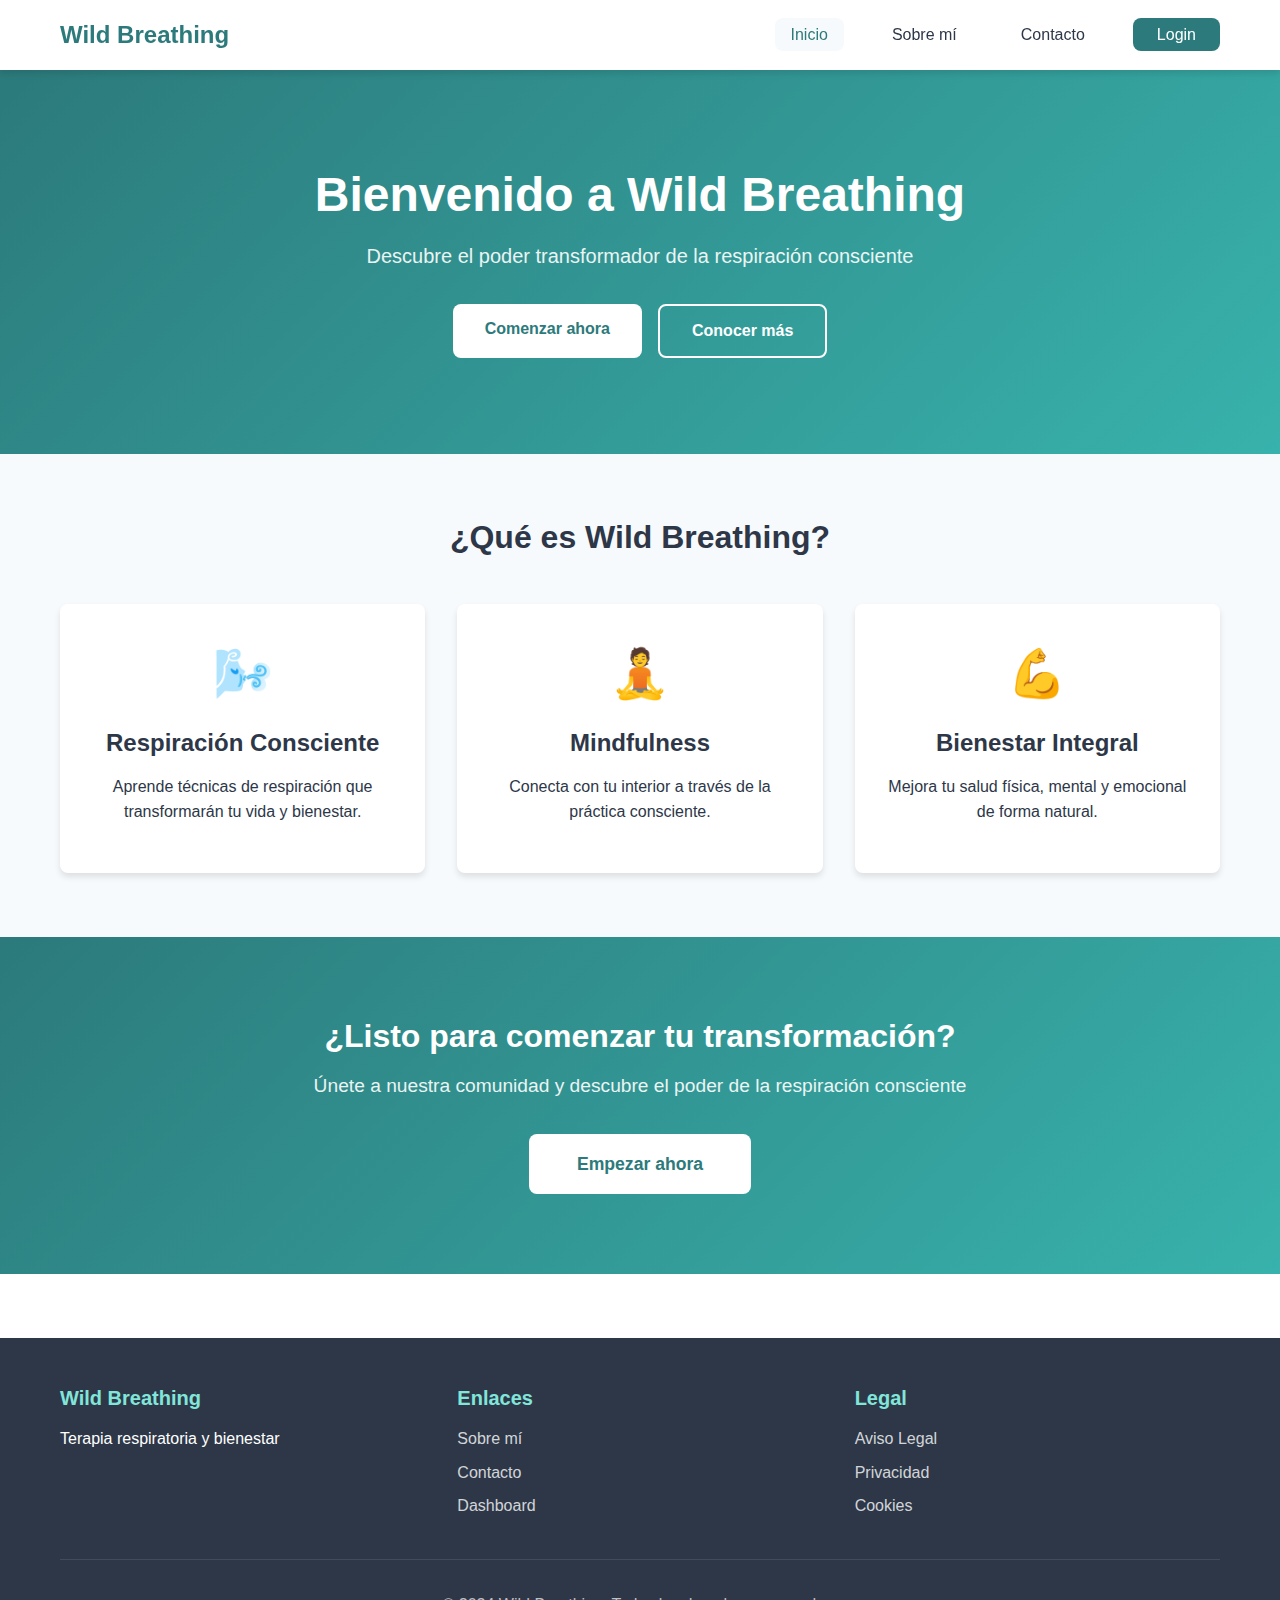
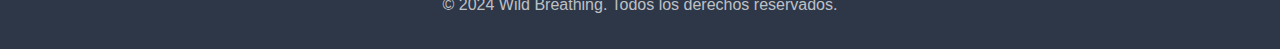
<file: index.html>
<!DOCTYPE html>
<html lang="ca">
<head>
    <meta charset="UTF-8">
    <meta name="viewport" content="width=device-width, initial-scale=1.0">
    <meta name="description" content="Wild Breathing - Terapia respiratoria y bienestar. Descubre el poder de la respiración consciente.">
    <meta name="keywords" content="respiración, terapia respiratoria, bienestar, mindfulness, salud">
    <title>Wild Breathing - Terapia Respiratoria y Bienestar</title>
    <link rel="stylesheet" href="css/styles.css">
    <link rel="icon" type="image/x-icon" href="images/favicon.ico">
</head>
<body>
    <header>
        <nav class="navbar">
            <div class="container">
                <div class="logo">
                    <a href="index.html">Wild Breathing</a>
                </div>
                <ul class="nav-menu">
                    <li><a href="index.html" class="active">Inicio</a></li>
                    <li><a href="sobre-mi.html">Sobre mí</a></li>
                    <li><a href="contacte.html">Contacto</a></li>
                    <li><a href="login.html" class="btn-login">Login</a></li>
                </ul>
                <div class="hamburger">
                    <span></span>
                    <span></span>
                    <span></span>
                </div>
            </div>
        </nav>
    </header>

    <main>
        <section class="hero">
            <div class="container">
                <h1>Bienvenido a Wild Breathing</h1>
                <p class="hero-subtitle">Descubre el poder transformador de la respiración consciente</p>
                <div class="hero-cta">
                    <a href="captacion.html" class="btn btn-primary">Comenzar ahora</a>
                    <a href="sobre-mi.html" class="btn btn-secondary">Conocer más</a>
                </div>
            </div>
        </section>

        <section class="features">
            <div class="container">
                <h2>¿Qué es Wild Breathing?</h2>
                <div class="features-grid">
                    <div class="feature-card">
                        <div class="feature-icon">🌬️</div>
                        <h3>Respiración Consciente</h3>
                        <p>Aprende técnicas de respiración que transformarán tu vida y bienestar.</p>
                    </div>
                    <div class="feature-card">
                        <div class="feature-icon">🧘</div>
                        <h3>Mindfulness</h3>
                        <p>Conecta con tu interior a través de la práctica consciente.</p>
                    </div>
                    <div class="feature-card">
                        <div class="feature-icon">💪</div>
                        <h3>Bienestar Integral</h3>
                        <p>Mejora tu salud física, mental y emocional de forma natural.</p>
                    </div>
                </div>
            </div>
        </section>

        <section class="cta-section">
            <div class="container">
                <h2>¿Listo para comenzar tu transformación?</h2>
                <p>Únete a nuestra comunidad y descubre el poder de la respiración consciente</p>
                <a href="captacion.html" class="btn btn-primary btn-large">Empezar ahora</a>
            </div>
        </section>
    </main>

    <footer>
        <div class="container">
            <div class="footer-content">
                <div class="footer-section">
                    <h4>Wild Breathing</h4>
                    <p>Terapia respiratoria y bienestar</p>
                </div>
                <div class="footer-section">
                    <h4>Enlaces</h4>
                    <ul>
                        <li><a href="sobre-mi.html">Sobre mí</a></li>
                        <li><a href="contacte.html">Contacto</a></li>
                        <li><a href="login.html">Dashboard</a></li>
                    </ul>
                </div>
                <div class="footer-section">
                    <h4>Legal</h4>
                    <ul>
                        <li><a href="avis-legal.html">Aviso Legal</a></li>
                        <li><a href="privacitat.html">Privacidad</a></li>
                        <li><a href="cookies.html">Cookies</a></li>
                    </ul>
                </div>
            </div>
            <div class="footer-bottom">
                <p>&copy; 2024 Wild Breathing. Todos los derechos reservados.</p>
            </div>
        </div>
    </footer>

    <script src="js/main.js"></script>
</body>
</html>
</file>
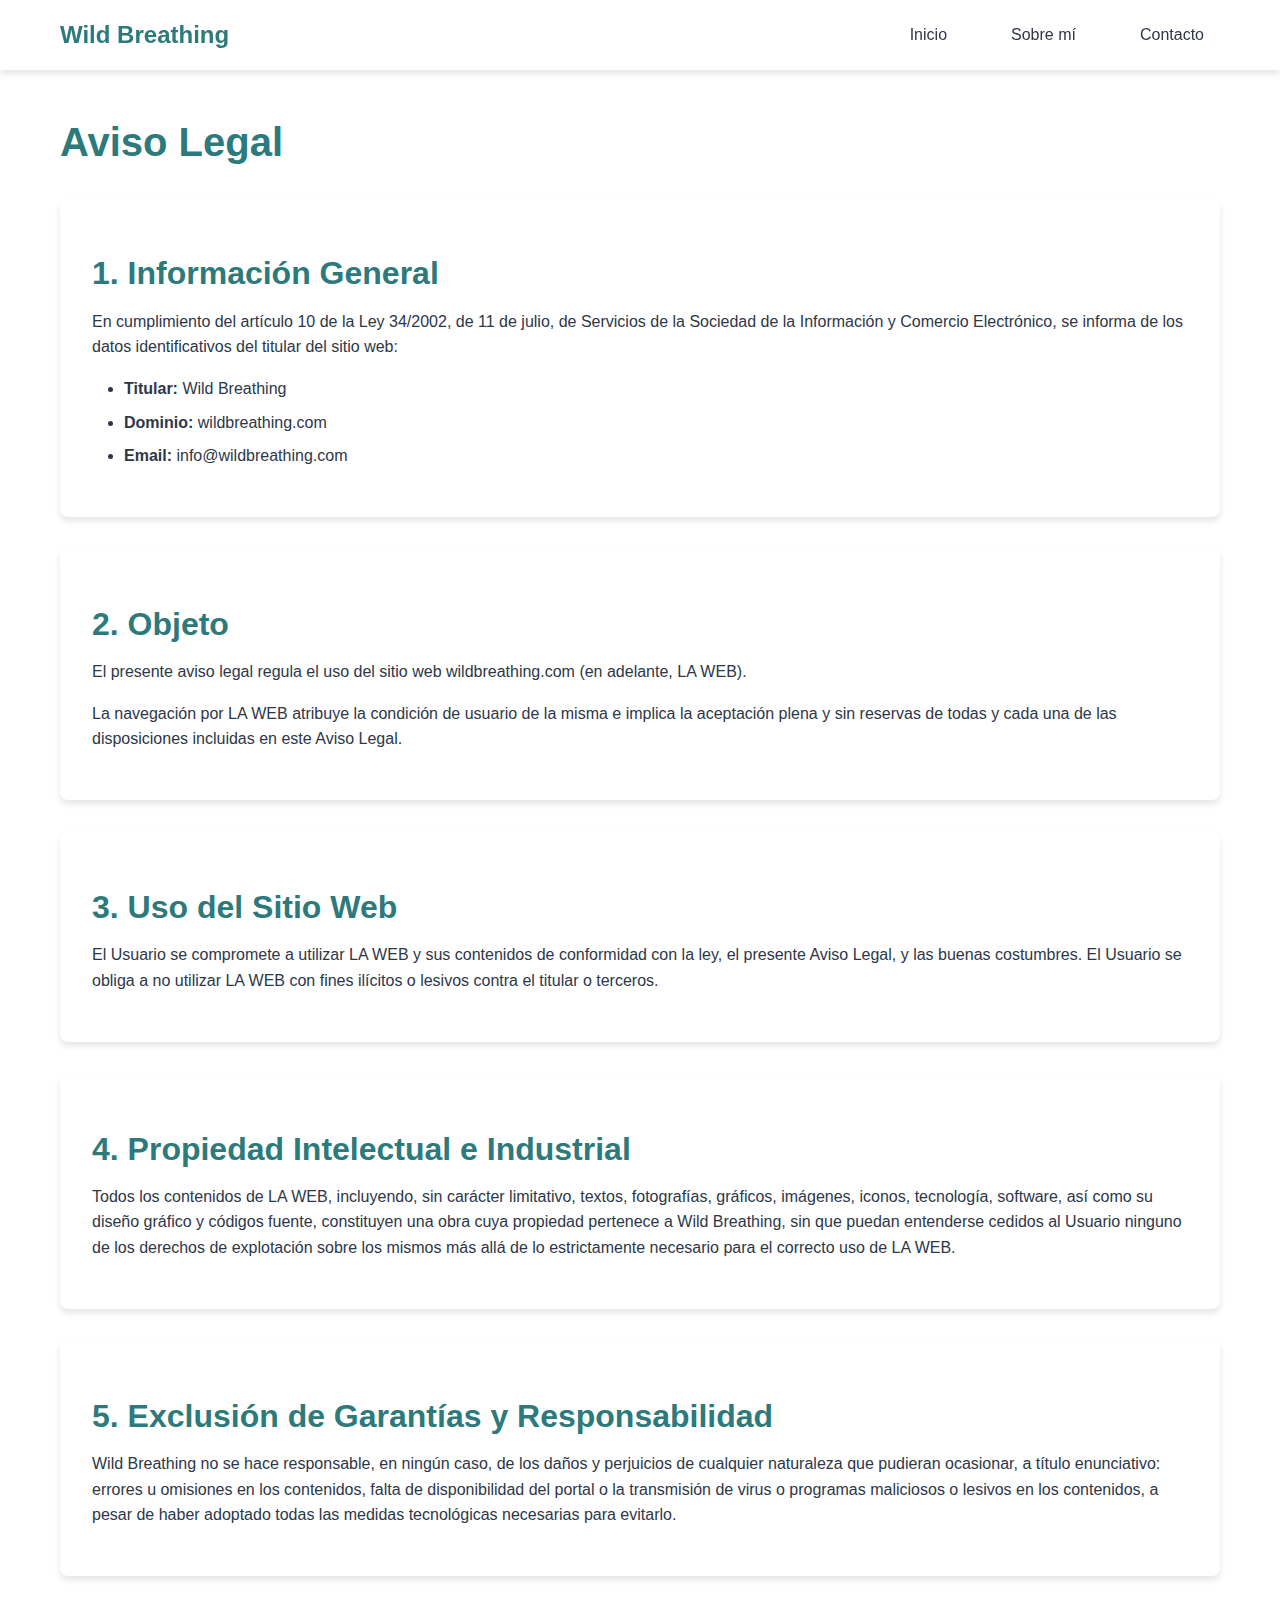
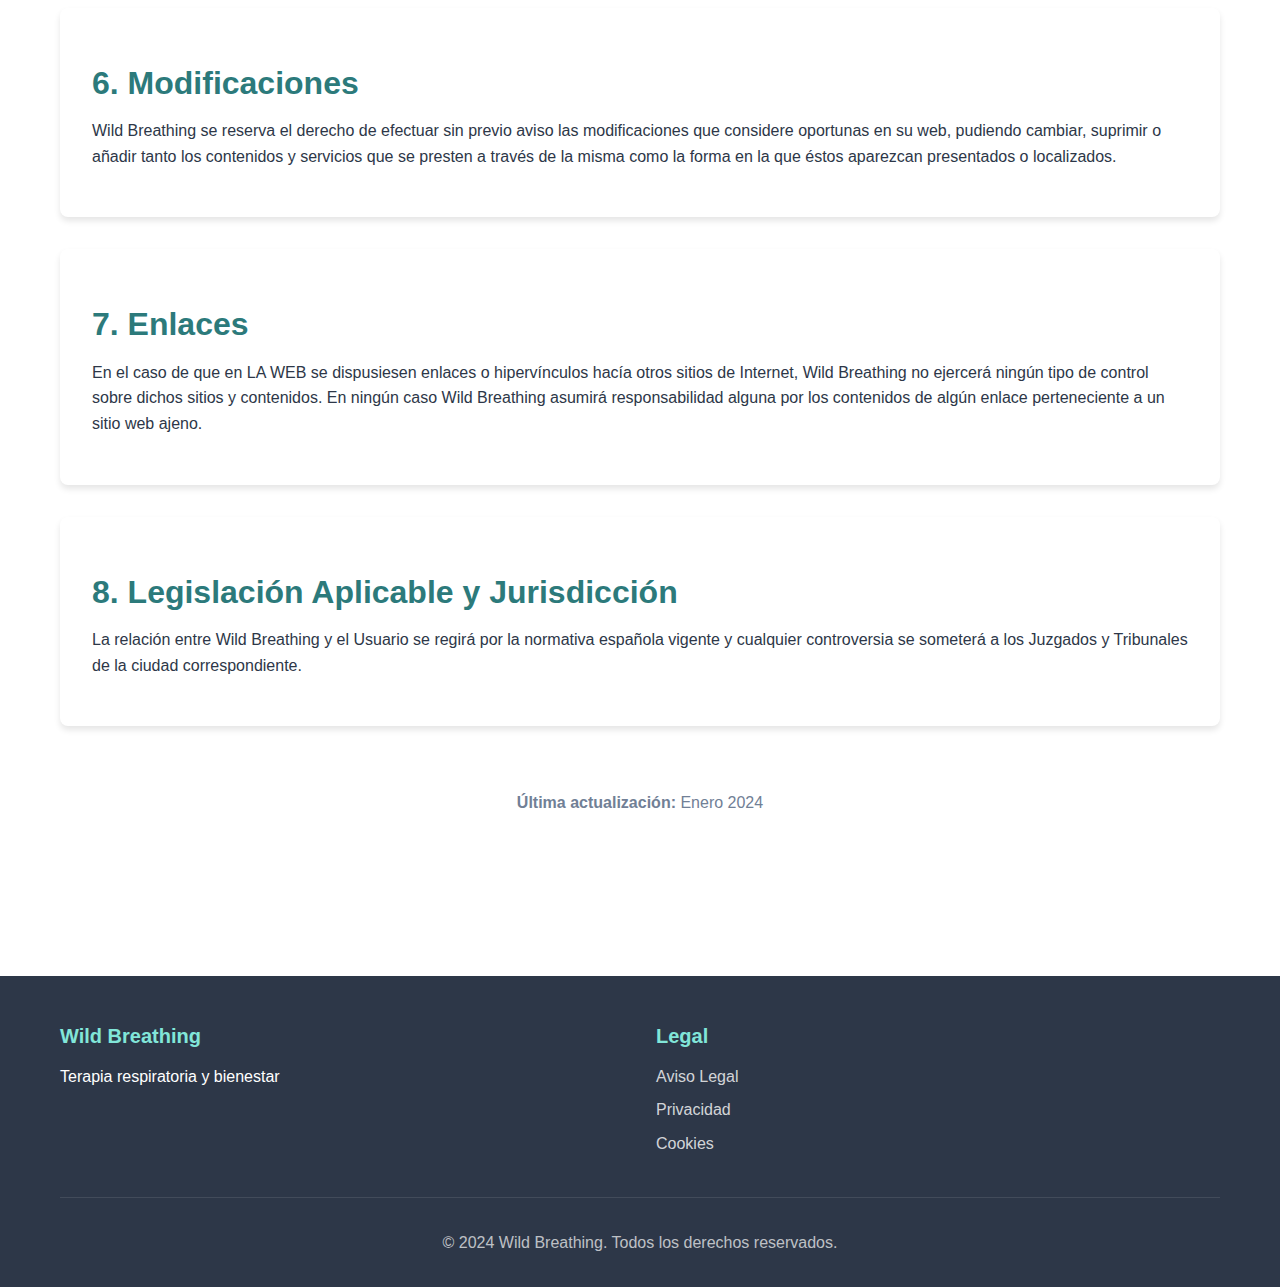
<file: avis-legal.html>
<!DOCTYPE html>
<html lang="ca">
<head>
    <meta charset="UTF-8">
    <meta name="viewport" content="width=device-width, initial-scale=1.0">
    <meta name="description" content="Aviso Legal de Wild Breathing">
    <title>Aviso Legal - Wild Breathing</title>
    <link rel="stylesheet" href="css/styles.css">
    <link rel="icon" type="image/x-icon" href="images/favicon.ico">
</head>
<body>
    <header>
        <nav class="navbar">
            <div class="container">
                <div class="logo">
                    <a href="index.html">Wild Breathing</a>
                </div>
                <ul class="nav-menu">
                    <li><a href="index.html">Inicio</a></li>
                    <li><a href="sobre-mi.html">Sobre mí</a></li>
                    <li><a href="contacte.html">Contacto</a></li>
                </ul>
                <div class="hamburger">
                    <span></span>
                    <span></span>
                    <span></span>
                </div>
            </div>
        </nav>
    </header>

    <main class="legal-page">
        <div class="container">
            <h1>Aviso Legal</h1>
            
            <section class="legal-section">
                <h2>1. Información General</h2>
                <p>En cumplimiento del artículo 10 de la Ley 34/2002, de 11 de julio, de Servicios de la Sociedad de la Información y Comercio Electrónico, se informa de los datos identificativos del titular del sitio web:</p>
                <ul>
                    <li><strong>Titular:</strong> Wild Breathing</li>
                    <li><strong>Dominio:</strong> wildbreathing.com</li>
                    <li><strong>Email:</strong> info@wildbreathing.com</li>
                </ul>
            </section>

            <section class="legal-section">
                <h2>2. Objeto</h2>
                <p>El presente aviso legal regula el uso del sitio web wildbreathing.com (en adelante, LA WEB).</p>
                <p>La navegación por LA WEB atribuye la condición de usuario de la misma e implica la aceptación plena y sin reservas de todas y cada una de las disposiciones incluidas en este Aviso Legal.</p>
            </section>

            <section class="legal-section">
                <h2>3. Uso del Sitio Web</h2>
                <p>El Usuario se compromete a utilizar LA WEB y sus contenidos de conformidad con la ley, el presente Aviso Legal, y las buenas costumbres. El Usuario se obliga a no utilizar LA WEB con fines ilícitos o lesivos contra el titular o terceros.</p>
            </section>

            <section class="legal-section">
                <h2>4. Propiedad Intelectual e Industrial</h2>
                <p>Todos los contenidos de LA WEB, incluyendo, sin carácter limitativo, textos, fotografías, gráficos, imágenes, iconos, tecnología, software, así como su diseño gráfico y códigos fuente, constituyen una obra cuya propiedad pertenece a Wild Breathing, sin que puedan entenderse cedidos al Usuario ninguno de los derechos de explotación sobre los mismos más allá de lo estrictamente necesario para el correcto uso de LA WEB.</p>
            </section>

            <section class="legal-section">
                <h2>5. Exclusión de Garantías y Responsabilidad</h2>
                <p>Wild Breathing no se hace responsable, en ningún caso, de los daños y perjuicios de cualquier naturaleza que pudieran ocasionar, a título enunciativo: errores u omisiones en los contenidos, falta de disponibilidad del portal o la transmisión de virus o programas maliciosos o lesivos en los contenidos, a pesar de haber adoptado todas las medidas tecnológicas necesarias para evitarlo.</p>
            </section>

            <section class="legal-section">
                <h2>6. Modificaciones</h2>
                <p>Wild Breathing se reserva el derecho de efectuar sin previo aviso las modificaciones que considere oportunas en su web, pudiendo cambiar, suprimir o añadir tanto los contenidos y servicios que se presten a través de la misma como la forma en la que éstos aparezcan presentados o localizados.</p>
            </section>

            <section class="legal-section">
                <h2>7. Enlaces</h2>
                <p>En el caso de que en LA WEB se dispusiesen enlaces o hipervínculos hacía otros sitios de Internet, Wild Breathing no ejercerá ningún tipo de control sobre dichos sitios y contenidos. En ningún caso Wild Breathing asumirá responsabilidad alguna por los contenidos de algún enlace perteneciente a un sitio web ajeno.</p>
            </section>

            <section class="legal-section">
                <h2>8. Legislación Aplicable y Jurisdicción</h2>
                <p>La relación entre Wild Breathing y el Usuario se regirá por la normativa española vigente y cualquier controversia se someterá a los Juzgados y Tribunales de la ciudad correspondiente.</p>
            </section>

            <div class="legal-footer">
                <p><strong>Última actualización:</strong> Enero 2024</p>
            </div>
        </div>
    </main>

    <footer>
        <div class="container">
            <div class="footer-content">
                <div class="footer-section">
                    <h4>Wild Breathing</h4>
                    <p>Terapia respiratoria y bienestar</p>
                </div>
                <div class="footer-section">
                    <h4>Legal</h4>
                    <ul>
                        <li><a href="avis-legal.html">Aviso Legal</a></li>
                        <li><a href="privacitat.html">Privacidad</a></li>
                        <li><a href="cookies.html">Cookies</a></li>
                    </ul>
                </div>
            </div>
            <div class="footer-bottom">
                <p>&copy; 2024 Wild Breathing. Todos los derechos reservados.</p>
            </div>
        </div>
    </footer>

    <script src="js/main.js"></script>
</body>
</html>
</file>
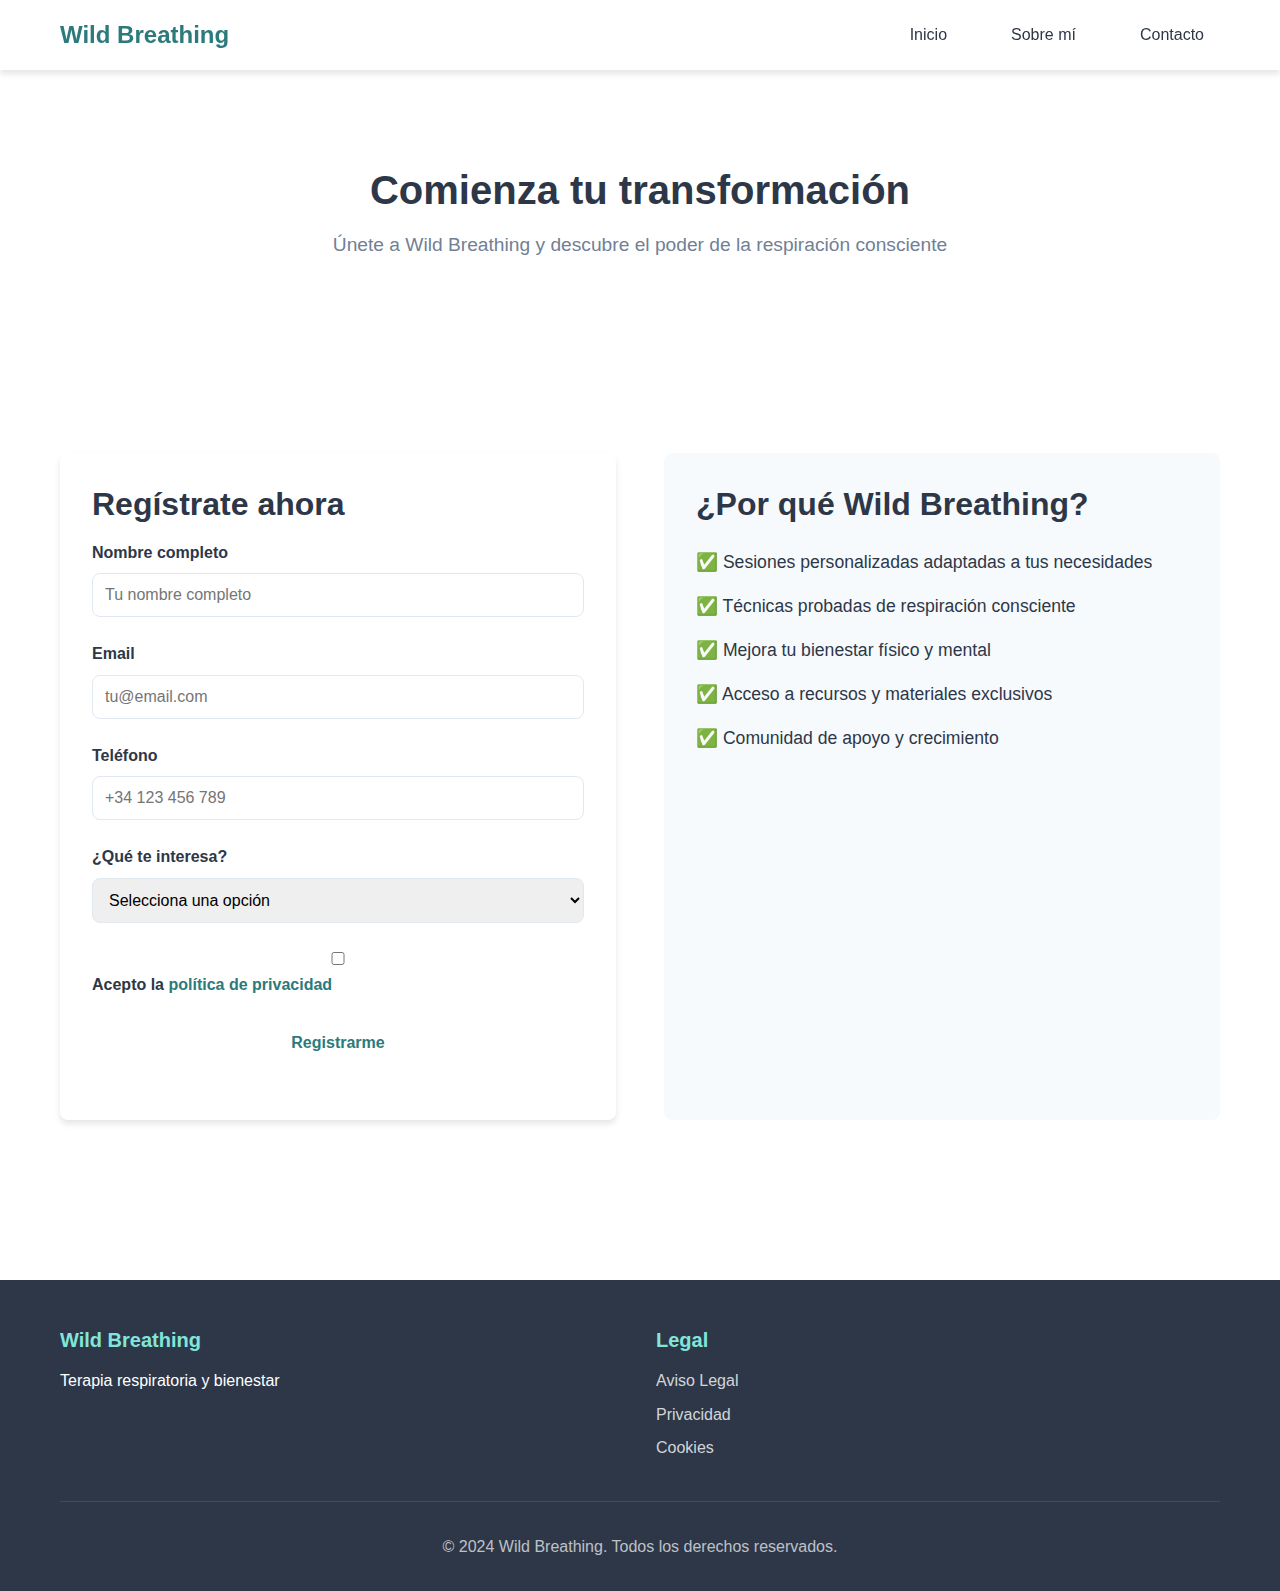
<file: captacion.html>
<!DOCTYPE html>
<html lang="ca">
<head>
    <meta charset="UTF-8">
    <meta name="viewport" content="width=device-width, initial-scale=1.0">
    <meta name="description" content="Únete a Wild Breathing y comienza tu transformación">
    <title>Comienza tu transformación - Wild Breathing</title>
    <link rel="stylesheet" href="css/styles.css">
    <link rel="icon" type="image/x-icon" href="images/favicon.ico">
</head>
<body>
    <header>
        <nav class="navbar">
            <div class="container">
                <div class="logo">
                    <a href="index.html">Wild Breathing</a>
                </div>
                <ul class="nav-menu">
                    <li><a href="index.html">Inicio</a></li>
                    <li><a href="sobre-mi.html">Sobre mí</a></li>
                    <li><a href="contacte.html">Contacto</a></li>
                </ul>
                <div class="hamburger">
                    <span></span>
                    <span></span>
                    <span></span>
                </div>
            </div>
        </nav>
    </header>

    <main class="captacion-page">
        <div class="container">
            <section class="captacion-hero">
                <h1>Comienza tu transformación</h1>
                <p class="subtitle">Únete a Wild Breathing y descubre el poder de la respiración consciente</p>
            </section>

            <section class="captacion-content">
                <div class="captacion-form-container">
                    <h2>Regístrate ahora</h2>
                    <form id="captacionForm" class="captacion-form">
                        <div class="form-group">
                            <label for="fullname">Nombre completo</label>
                            <input type="text" id="fullname" name="fullname" required placeholder="Tu nombre completo">
                        </div>
                        <div class="form-group">
                            <label for="email">Email</label>
                            <input type="email" id="email" name="email" required placeholder="tu@email.com">
                        </div>
                        <div class="form-group">
                            <label for="phone">Teléfono</label>
                            <input type="tel" id="phone" name="phone" required placeholder="+34 123 456 789">
                        </div>
                        <div class="form-group">
                            <label for="interest">¿Qué te interesa?</label>
                            <select id="interest" name="interest" required>
                                <option value="">Selecciona una opción</option>
                                <option value="terapia">Terapia respiratoria individual</option>
                                <option value="grupo">Sesiones grupales</option>
                                <option value="online">Programa online</option>
                                <option value="info">Solo información</option>
                            </select>
                        </div>
                        <div class="form-group">
                            <label>
                                <input type="checkbox" name="privacy" required>
                                Acepto la <a href="privacitat.html" target="_blank">política de privacidad</a>
                            </label>
                        </div>
                        <div class="form-group">
                            <button type="submit" class="btn btn-primary btn-block">Registrarme</button>
                        </div>
                    </form>
                    <div id="captacionMessage" class="message"></div>
                </div>

                <div class="captacion-benefits">
                    <h2>¿Por qué Wild Breathing?</h2>
                    <ul class="benefits-list">
                        <li>✅ Sesiones personalizadas adaptadas a tus necesidades</li>
                        <li>✅ Técnicas probadas de respiración consciente</li>
                        <li>✅ Mejora tu bienestar físico y mental</li>
                        <li>✅ Acceso a recursos y materiales exclusivos</li>
                        <li>✅ Comunidad de apoyo y crecimiento</li>
                    </ul>
                </div>
            </section>
        </div>
    </main>

    <footer>
        <div class="container">
            <div class="footer-content">
                <div class="footer-section">
                    <h4>Wild Breathing</h4>
                    <p>Terapia respiratoria y bienestar</p>
                </div>
                <div class="footer-section">
                    <h4>Legal</h4>
                    <ul>
                        <li><a href="avis-legal.html">Aviso Legal</a></li>
                        <li><a href="privacitat.html">Privacidad</a></li>
                        <li><a href="cookies.html">Cookies</a></li>
                    </ul>
                </div>
            </div>
            <div class="footer-bottom">
                <p>&copy; 2024 Wild Breathing. Todos los derechos reservados.</p>
            </div>
        </div>
    </footer>

    <script src="js/captacion.js"></script>
</body>
</html>
</file>
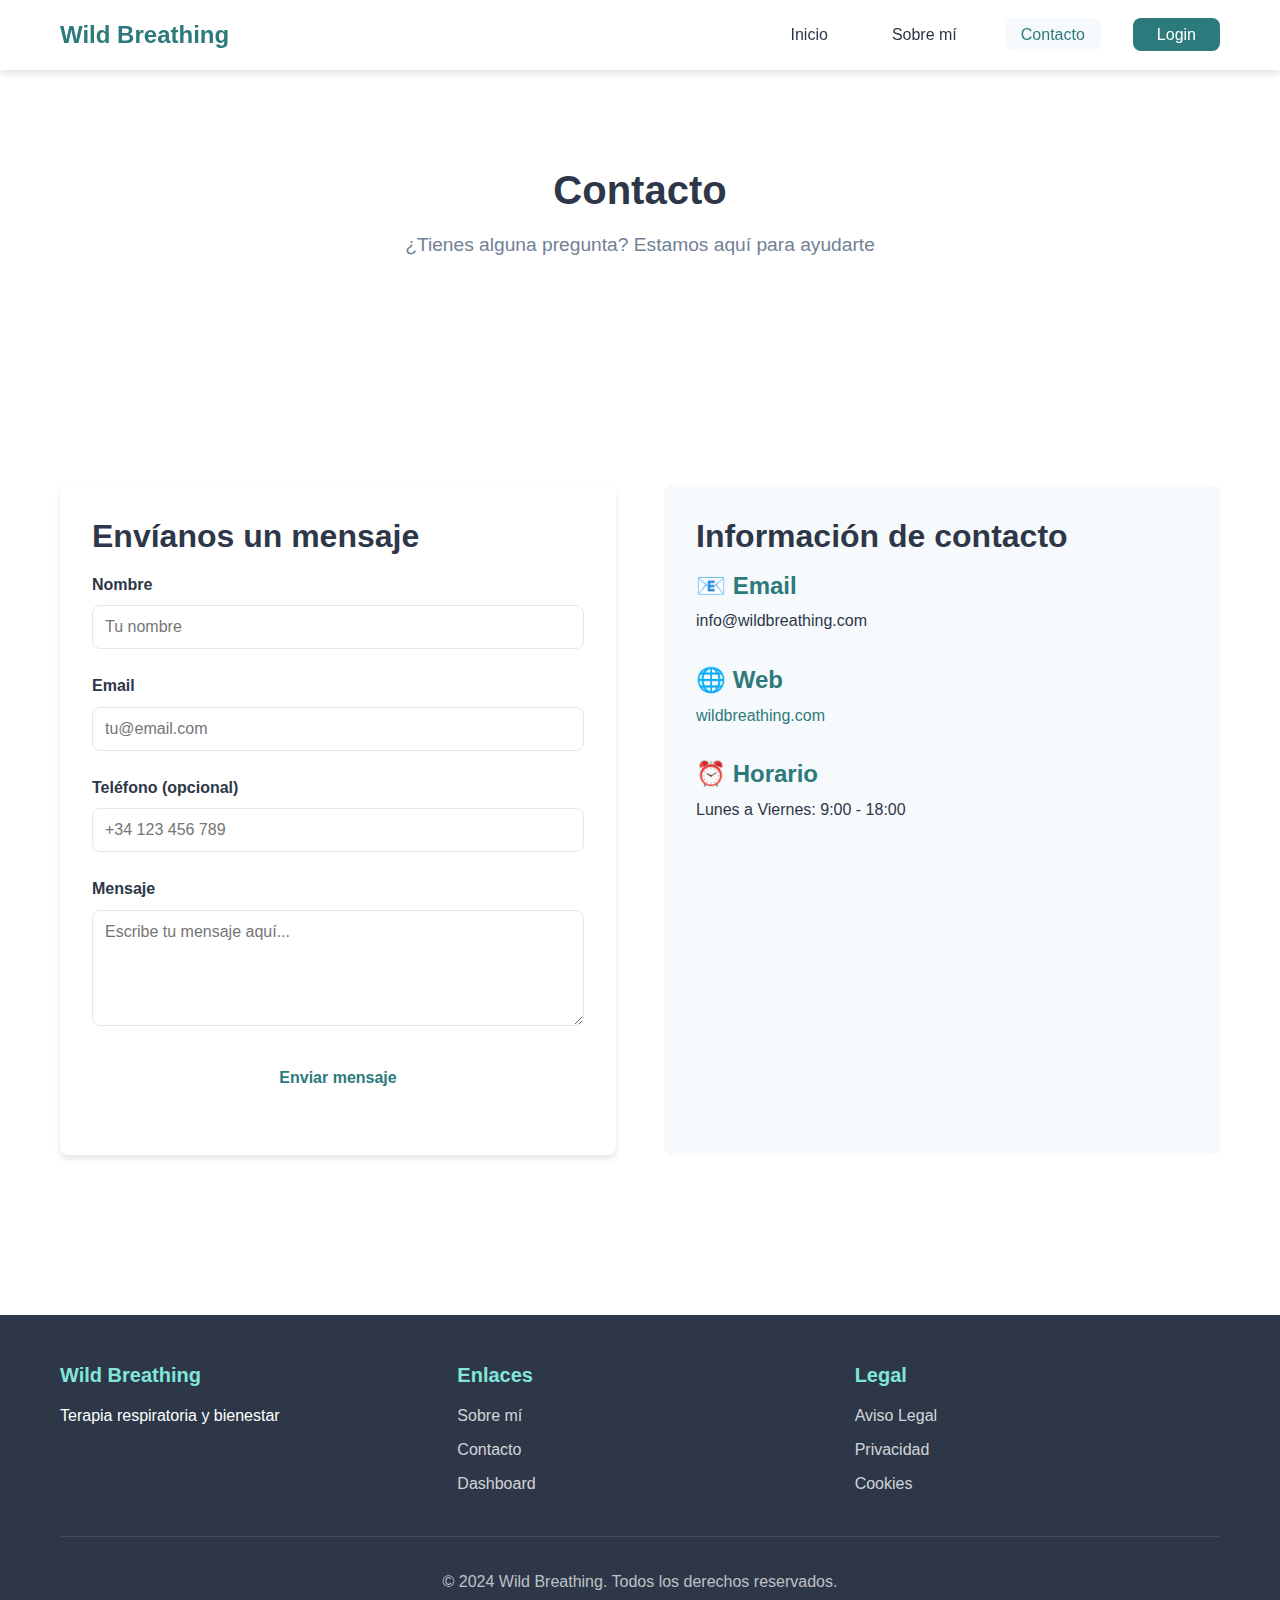
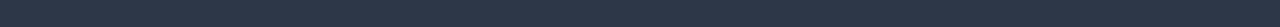
<file: contacte.html>
<!DOCTYPE html>
<html lang="ca">
<head>
    <meta charset="UTF-8">
    <meta name="viewport" content="width=device-width, initial-scale=1.0">
    <meta name="description" content="Contacta con Wild Breathing">
    <title>Contacto - Wild Breathing</title>
    <link rel="stylesheet" href="css/styles.css">
    <link rel="icon" type="image/x-icon" href="images/favicon.ico">
</head>
<body>
    <header>
        <nav class="navbar">
            <div class="container">
                <div class="logo">
                    <a href="index.html">Wild Breathing</a>
                </div>
                <ul class="nav-menu">
                    <li><a href="index.html">Inicio</a></li>
                    <li><a href="sobre-mi.html">Sobre mí</a></li>
                    <li><a href="contacte.html" class="active">Contacto</a></li>
                    <li><a href="login.html" class="btn-login">Login</a></li>
                </ul>
                <div class="hamburger">
                    <span></span>
                    <span></span>
                    <span></span>
                </div>
            </div>
        </nav>
    </header>

    <main class="contacte-page">
        <div class="container">
            <section class="contact-hero">
                <h1>Contacto</h1>
                <p class="subtitle">¿Tienes alguna pregunta? Estamos aquí para ayudarte</p>
            </section>

            <section class="contact-content">
                <div class="contact-grid">
                    <div class="contact-form-container">
                        <h2>Envíanos un mensaje</h2>
                        <form id="contactForm" class="contact-form">
                            <div class="form-group">
                                <label for="name">Nombre</label>
                                <input type="text" id="name" name="name" required placeholder="Tu nombre">
                            </div>
                            <div class="form-group">
                                <label for="email">Email</label>
                                <input type="email" id="email" name="email" required placeholder="tu@email.com">
                            </div>
                            <div class="form-group">
                                <label for="phone">Teléfono (opcional)</label>
                                <input type="tel" id="phone" name="phone" placeholder="+34 123 456 789">
                            </div>
                            <div class="form-group">
                                <label for="message">Mensaje</label>
                                <textarea id="message" name="message" rows="5" required placeholder="Escribe tu mensaje aquí..."></textarea>
                            </div>
                            <div class="form-group">
                                <button type="submit" class="btn btn-primary btn-block">Enviar mensaje</button>
                            </div>
                        </form>
                        <div id="contactMessage" class="message"></div>
                    </div>

                    <div class="contact-info">
                        <h2>Información de contacto</h2>
                        <div class="info-item">
                            <h3>📧 Email</h3>
                            <p>info@wildbreathing.com</p>
                        </div>
                        <div class="info-item">
                            <h3>🌐 Web</h3>
                            <p><a href="https://wildbreathing.com">wildbreathing.com</a></p>
                        </div>
                        <div class="info-item">
                            <h3>⏰ Horario</h3>
                            <p>Lunes a Viernes: 9:00 - 18:00</p>
                        </div>
                    </div>
                </div>
            </section>
        </div>
    </main>

    <footer>
        <div class="container">
            <div class="footer-content">
                <div class="footer-section">
                    <h4>Wild Breathing</h4>
                    <p>Terapia respiratoria y bienestar</p>
                </div>
                <div class="footer-section">
                    <h4>Enlaces</h4>
                    <ul>
                        <li><a href="sobre-mi.html">Sobre mí</a></li>
                        <li><a href="contacte.html">Contacto</a></li>
                        <li><a href="login.html">Dashboard</a></li>
                    </ul>
                </div>
                <div class="footer-section">
                    <h4>Legal</h4>
                    <ul>
                        <li><a href="avis-legal.html">Aviso Legal</a></li>
                        <li><a href="privacitat.html">Privacidad</a></li>
                        <li><a href="cookies.html">Cookies</a></li>
                    </ul>
                </div>
            </div>
            <div class="footer-bottom">
                <p>&copy; 2024 Wild Breathing. Todos los derechos reservados.</p>
            </div>
        </div>
    </footer>

    <script src="js/contact.js"></script>
</body>
</html>
</file>
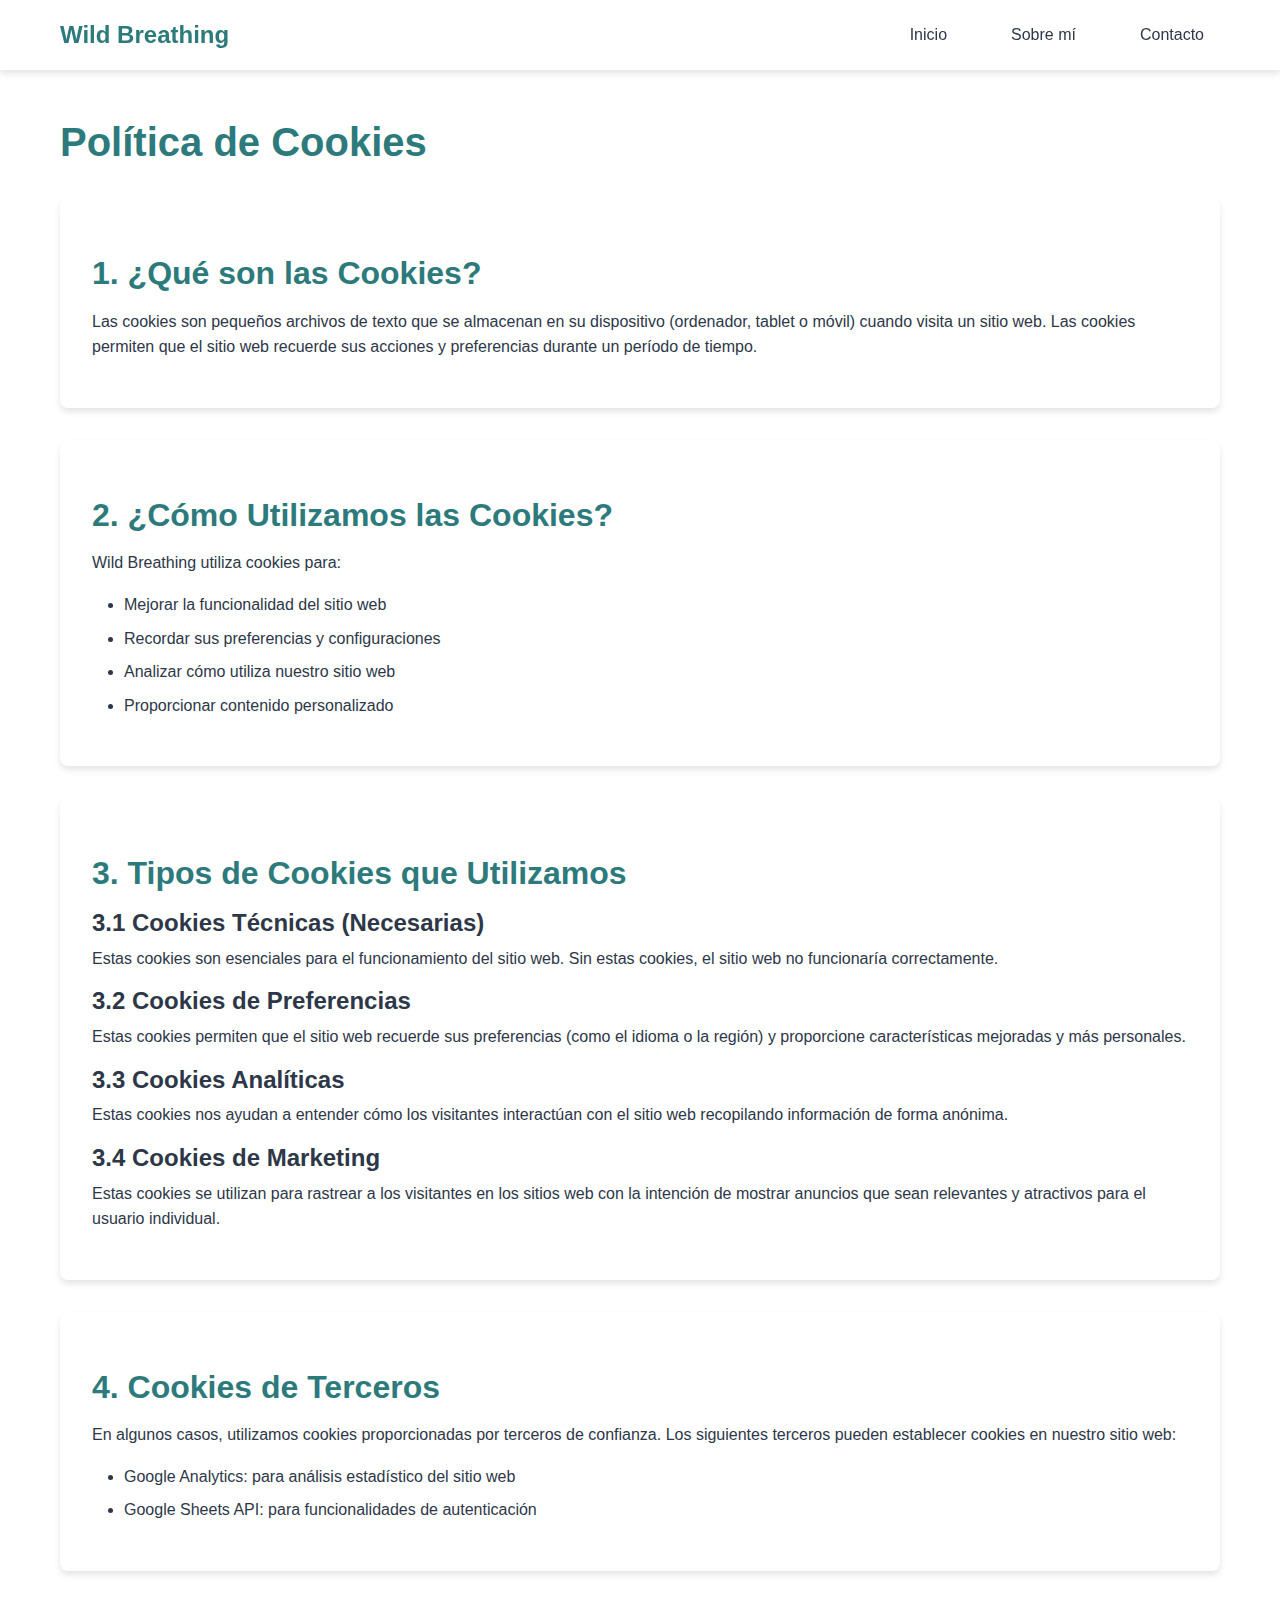
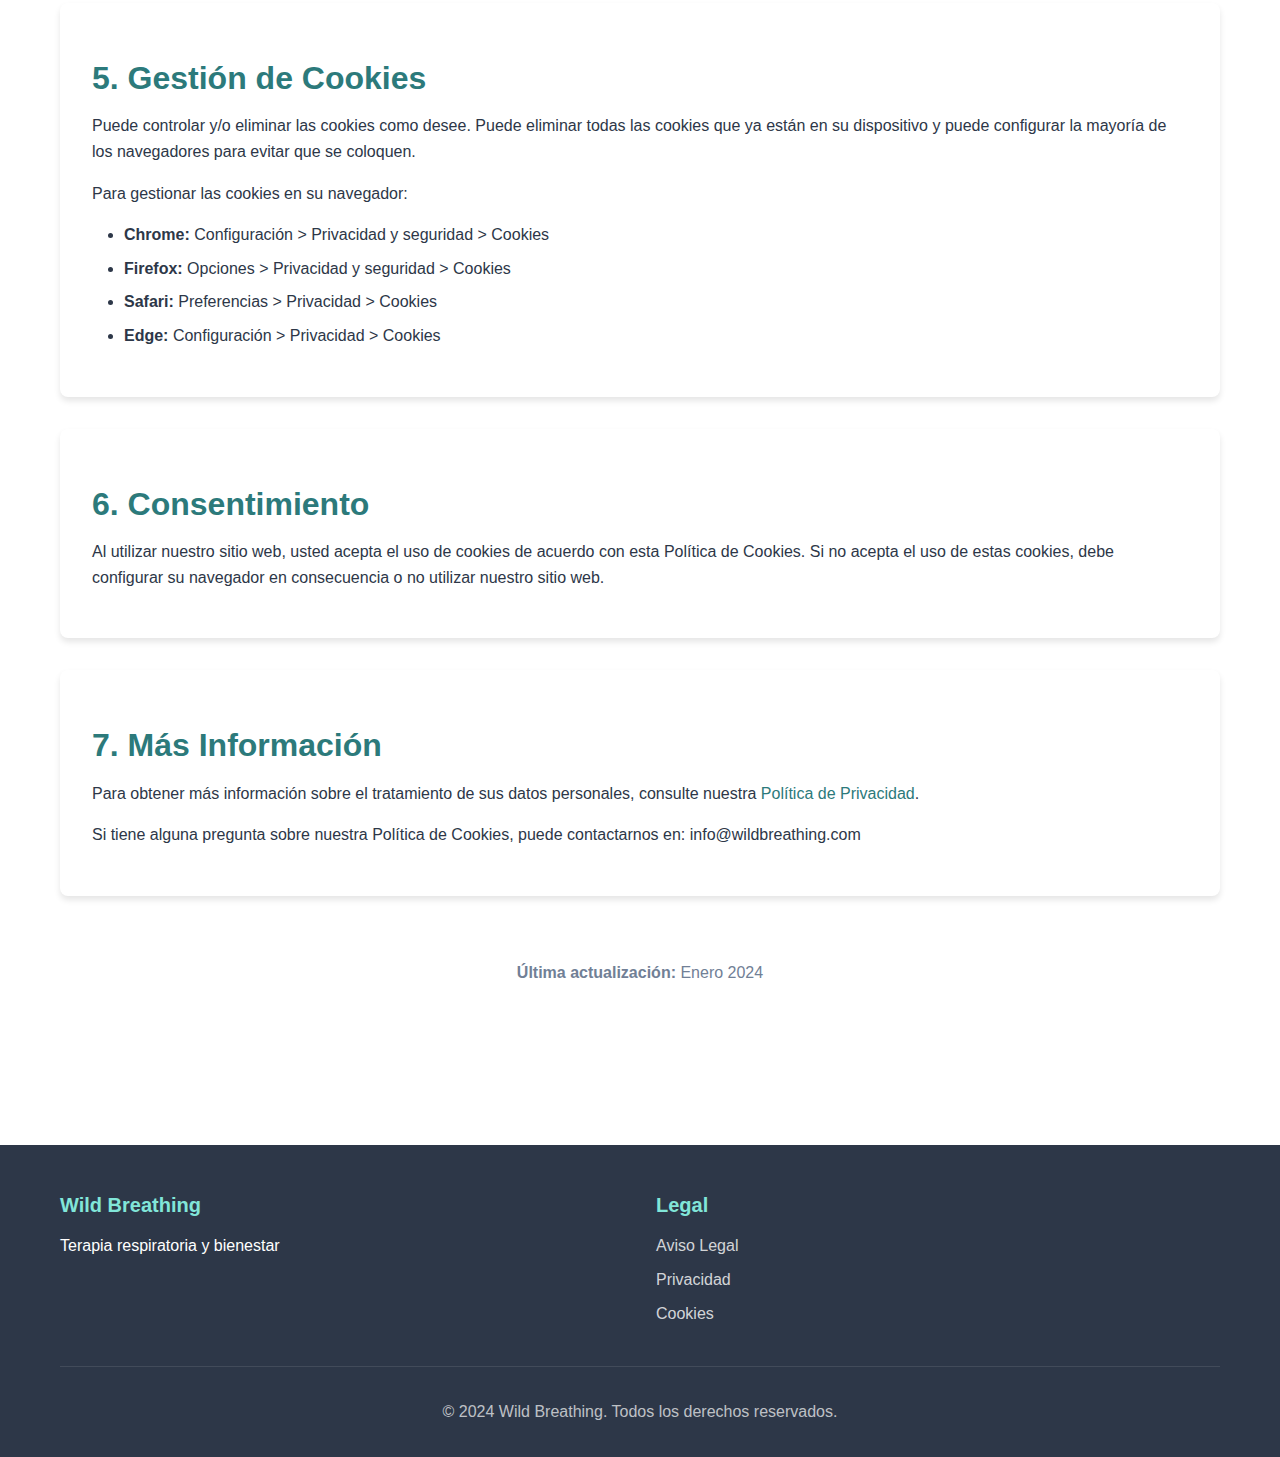
<file: cookies.html>
<!DOCTYPE html>
<html lang="ca">
<head>
    <meta charset="UTF-8">
    <meta name="viewport" content="width=device-width, initial-scale=1.0">
    <meta name="description" content="Política de Cookies de Wild Breathing">
    <title>Política de Cookies - Wild Breathing</title>
    <link rel="stylesheet" href="css/styles.css">
    <link rel="icon" type="image/x-icon" href="images/favicon.ico">
</head>
<body>
    <header>
        <nav class="navbar">
            <div class="container">
                <div class="logo">
                    <a href="index.html">Wild Breathing</a>
                </div>
                <ul class="nav-menu">
                    <li><a href="index.html">Inicio</a></li>
                    <li><a href="sobre-mi.html">Sobre mí</a></li>
                    <li><a href="contacte.html">Contacto</a></li>
                </ul>
                <div class="hamburger">
                    <span></span>
                    <span></span>
                    <span></span>
                </div>
            </div>
        </nav>
    </header>

    <main class="legal-page">
        <div class="container">
            <h1>Política de Cookies</h1>
            
            <section class="legal-section">
                <h2>1. ¿Qué son las Cookies?</h2>
                <p>Las cookies son pequeños archivos de texto que se almacenan en su dispositivo (ordenador, tablet o móvil) cuando visita un sitio web. Las cookies permiten que el sitio web recuerde sus acciones y preferencias durante un período de tiempo.</p>
            </section>

            <section class="legal-section">
                <h2>2. ¿Cómo Utilizamos las Cookies?</h2>
                <p>Wild Breathing utiliza cookies para:</p>
                <ul>
                    <li>Mejorar la funcionalidad del sitio web</li>
                    <li>Recordar sus preferencias y configuraciones</li>
                    <li>Analizar cómo utiliza nuestro sitio web</li>
                    <li>Proporcionar contenido personalizado</li>
                </ul>
            </section>

            <section class="legal-section">
                <h2>3. Tipos de Cookies que Utilizamos</h2>
                
                <h3>3.1 Cookies Técnicas (Necesarias)</h3>
                <p>Estas cookies son esenciales para el funcionamiento del sitio web. Sin estas cookies, el sitio web no funcionaría correctamente.</p>
                
                <h3>3.2 Cookies de Preferencias</h3>
                <p>Estas cookies permiten que el sitio web recuerde sus preferencias (como el idioma o la región) y proporcione características mejoradas y más personales.</p>
                
                <h3>3.3 Cookies Analíticas</h3>
                <p>Estas cookies nos ayudan a entender cómo los visitantes interactúan con el sitio web recopilando información de forma anónima.</p>
                
                <h3>3.4 Cookies de Marketing</h3>
                <p>Estas cookies se utilizan para rastrear a los visitantes en los sitios web con la intención de mostrar anuncios que sean relevantes y atractivos para el usuario individual.</p>
            </section>

            <section class="legal-section">
                <h2>4. Cookies de Terceros</h2>
                <p>En algunos casos, utilizamos cookies proporcionadas por terceros de confianza. Los siguientes terceros pueden establecer cookies en nuestro sitio web:</p>
                <ul>
                    <li>Google Analytics: para análisis estadístico del sitio web</li>
                    <li>Google Sheets API: para funcionalidades de autenticación</li>
                </ul>
            </section>

            <section class="legal-section">
                <h2>5. Gestión de Cookies</h2>
                <p>Puede controlar y/o eliminar las cookies como desee. Puede eliminar todas las cookies que ya están en su dispositivo y puede configurar la mayoría de los navegadores para evitar que se coloquen.</p>
                <p>Para gestionar las cookies en su navegador:</p>
                <ul>
                    <li><strong>Chrome:</strong> Configuración > Privacidad y seguridad > Cookies</li>
                    <li><strong>Firefox:</strong> Opciones > Privacidad y seguridad > Cookies</li>
                    <li><strong>Safari:</strong> Preferencias > Privacidad > Cookies</li>
                    <li><strong>Edge:</strong> Configuración > Privacidad > Cookies</li>
                </ul>
            </section>

            <section class="legal-section">
                <h2>6. Consentimiento</h2>
                <p>Al utilizar nuestro sitio web, usted acepta el uso de cookies de acuerdo con esta Política de Cookies. Si no acepta el uso de estas cookies, debe configurar su navegador en consecuencia o no utilizar nuestro sitio web.</p>
            </section>

            <section class="legal-section">
                <h2>7. Más Información</h2>
                <p>Para obtener más información sobre el tratamiento de sus datos personales, consulte nuestra <a href="privacitat.html">Política de Privacidad</a>.</p>
                <p>Si tiene alguna pregunta sobre nuestra Política de Cookies, puede contactarnos en: info@wildbreathing.com</p>
            </section>

            <div class="legal-footer">
                <p><strong>Última actualización:</strong> Enero 2024</p>
            </div>
        </div>
    </main>

    <footer>
        <div class="container">
            <div class="footer-content">
                <div class="footer-section">
                    <h4>Wild Breathing</h4>
                    <p>Terapia respiratoria y bienestar</p>
                </div>
                <div class="footer-section">
                    <h4>Legal</h4>
                    <ul>
                        <li><a href="avis-legal.html">Aviso Legal</a></li>
                        <li><a href="privacitat.html">Privacidad</a></li>
                        <li><a href="cookies.html">Cookies</a></li>
                    </ul>
                </div>
            </div>
            <div class="footer-bottom">
                <p>&copy; 2024 Wild Breathing. Todos los derechos reservados.</p>
            </div>
        </div>
    </footer>

    <script src="js/main.js"></script>
</body>
</html>
</file>
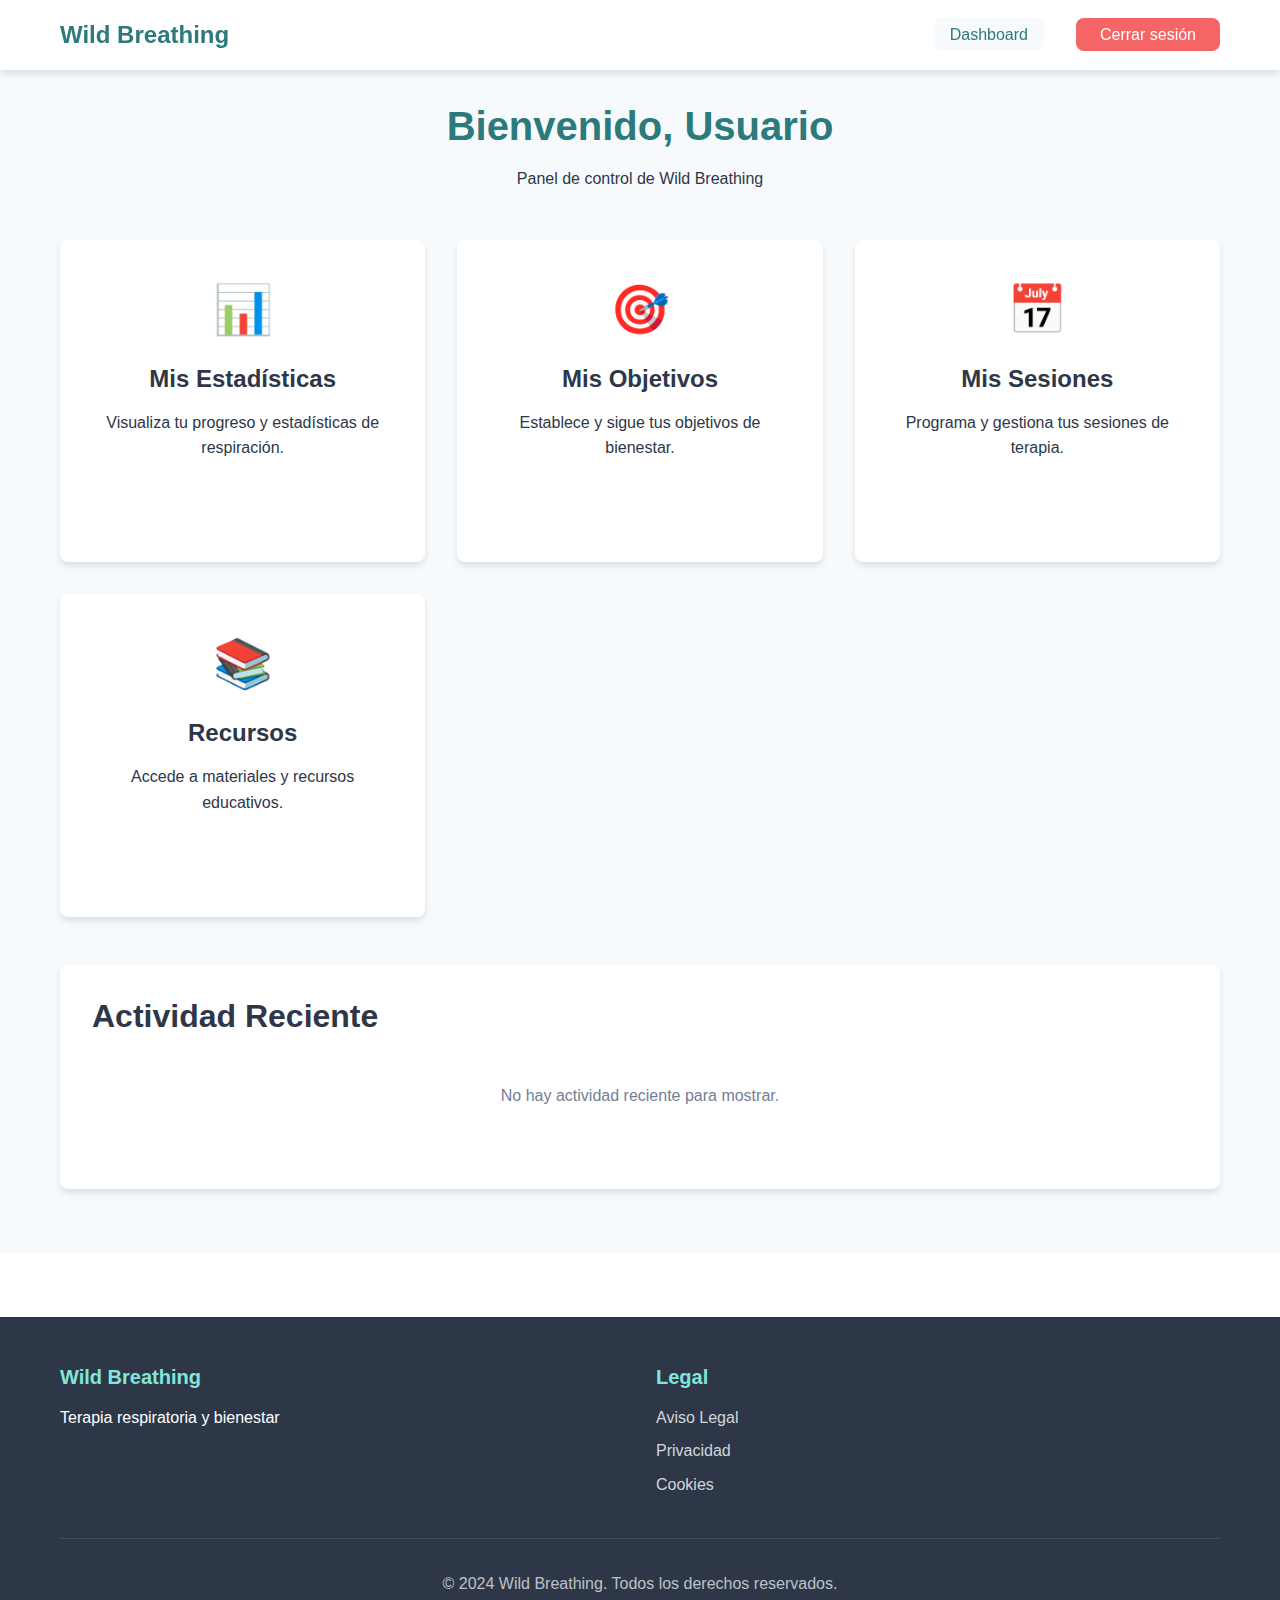
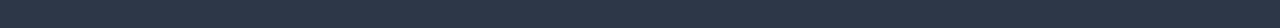
<file: dashboard.html>
<!DOCTYPE html>
<html lang="ca">
<head>
    <meta charset="UTF-8">
    <meta name="viewport" content="width=device-width, initial-scale=1.0">
    <meta name="description" content="Panel de usuario de Wild Breathing">
    <title>Dashboard - Wild Breathing</title>
    <link rel="stylesheet" href="css/styles.css">
    <link rel="icon" type="image/x-icon" href="images/favicon.ico">
</head>
<body>
    <header>
        <nav class="navbar">
            <div class="container">
                <div class="logo">
                    <a href="index.html">Wild Breathing</a>
                </div>
                <ul class="nav-menu">
                    <li><a href="dashboard.html" class="active">Dashboard</a></li>
                    <li><a href="#" id="logoutBtn" class="btn-logout">Cerrar sesión</a></li>
                </ul>
                <div class="hamburger">
                    <span></span>
                    <span></span>
                    <span></span>
                </div>
            </div>
        </nav>
    </header>

    <main class="dashboard-page">
        <div class="container">
            <div class="dashboard-header">
                <h1>Bienvenido, <span id="userName">Usuario</span></h1>
                <p>Panel de control de Wild Breathing</p>
            </div>

            <div class="dashboard-content">
                <div class="dashboard-grid">
                    <div class="dashboard-card">
                        <div class="card-icon">📊</div>
                        <h3>Mis Estadísticas</h3>
                        <p>Visualiza tu progreso y estadísticas de respiración.</p>
                        <a href="#" class="btn btn-secondary">Ver más</a>
                    </div>
                    <div class="dashboard-card">
                        <div class="card-icon">🎯</div>
                        <h3>Mis Objetivos</h3>
                        <p>Establece y sigue tus objetivos de bienestar.</p>
                        <a href="#" class="btn btn-secondary">Ver más</a>
                    </div>
                    <div class="dashboard-card">
                        <div class="card-icon">📅</div>
                        <h3>Mis Sesiones</h3>
                        <p>Programa y gestiona tus sesiones de terapia.</p>
                        <a href="#" class="btn btn-secondary">Ver más</a>
                    </div>
                    <div class="dashboard-card">
                        <div class="card-icon">📚</div>
                        <h3>Recursos</h3>
                        <p>Accede a materiales y recursos educativos.</p>
                        <a href="#" class="btn btn-secondary">Ver más</a>
                    </div>
                </div>
            </div>

            <div class="dashboard-section">
                <h2>Actividad Reciente</h2>
                <div class="activity-list">
                    <p class="empty-state">No hay actividad reciente para mostrar.</p>
                </div>
            </div>
        </div>
    </main>

    <footer>
        <div class="container">
            <div class="footer-content">
                <div class="footer-section">
                    <h4>Wild Breathing</h4>
                    <p>Terapia respiratoria y bienestar</p>
                </div>
                <div class="footer-section">
                    <h4>Legal</h4>
                    <ul>
                        <li><a href="avis-legal.html">Aviso Legal</a></li>
                        <li><a href="privacitat.html">Privacidad</a></li>
                        <li><a href="cookies.html">Cookies</a></li>
                    </ul>
                </div>
            </div>
            <div class="footer-bottom">
                <p>&copy; 2024 Wild Breathing. Todos los derechos reservados.</p>
            </div>
        </div>
    </footer>

    <script src="js/dashboard.js"></script>
</body>
</html>
</file>
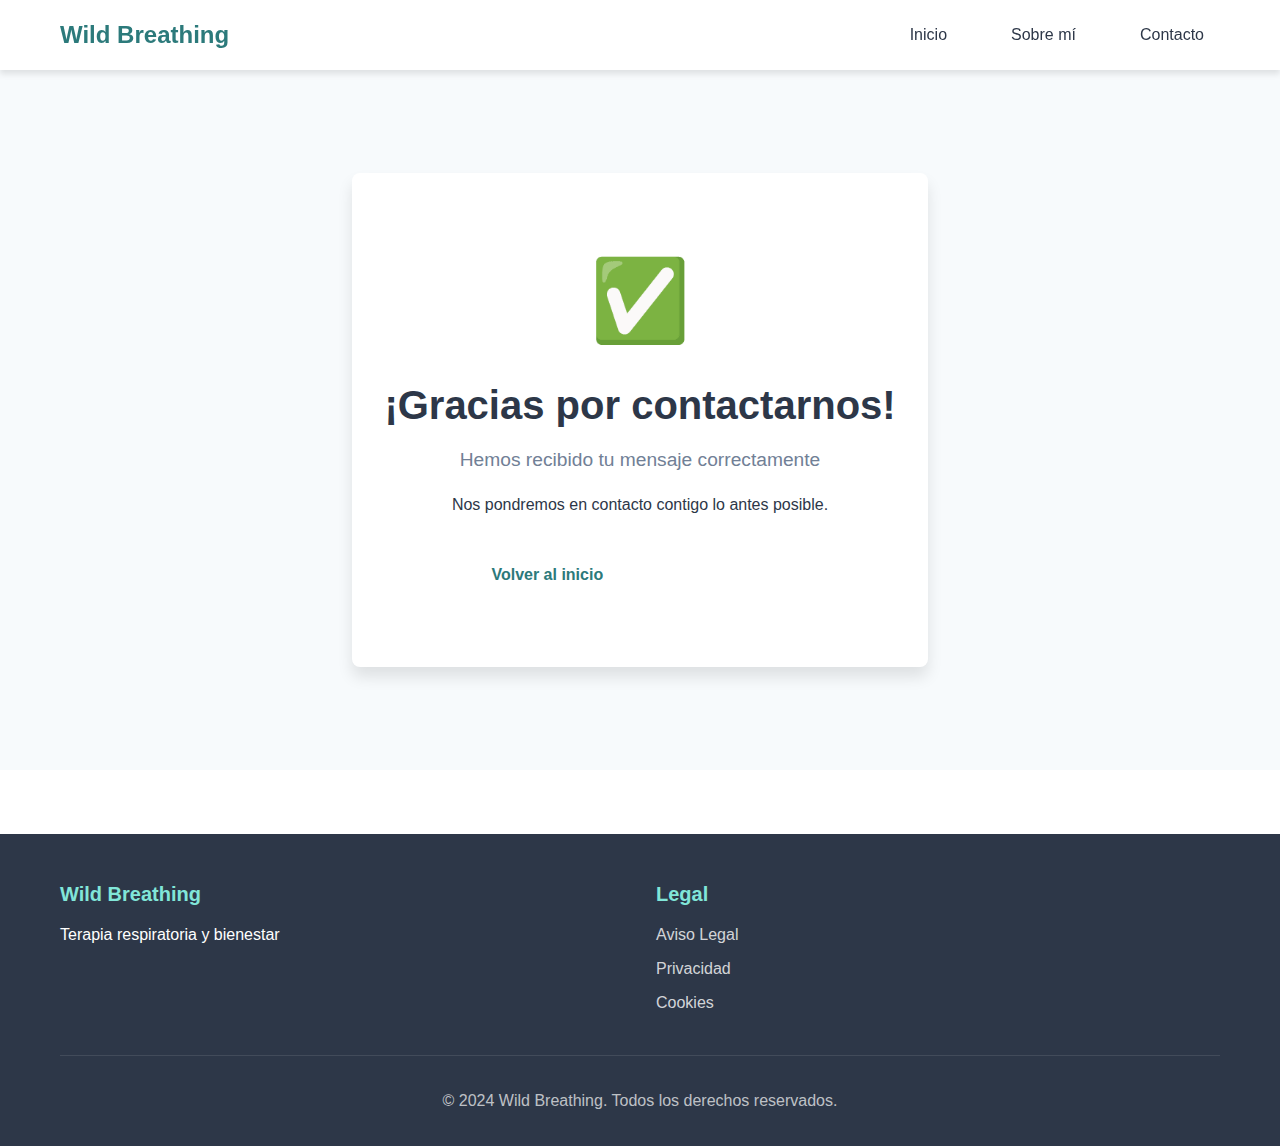
<file: gracies.html>
<!DOCTYPE html>
<html lang="ca">
<head>
    <meta charset="UTF-8">
    <meta name="viewport" content="width=device-width, initial-scale=1.0">
    <meta name="description" content="Gracias por contactar con Wild Breathing">
    <title>Gracias - Wild Breathing</title>
    <link rel="stylesheet" href="css/styles.css">
    <link rel="icon" type="image/x-icon" href="images/favicon.ico">
</head>
<body>
    <header>
        <nav class="navbar">
            <div class="container">
                <div class="logo">
                    <a href="index.html">Wild Breathing</a>
                </div>
                <ul class="nav-menu">
                    <li><a href="index.html">Inicio</a></li>
                    <li><a href="sobre-mi.html">Sobre mí</a></li>
                    <li><a href="contacte.html">Contacto</a></li>
                </ul>
                <div class="hamburger">
                    <span></span>
                    <span></span>
                    <span></span>
                </div>
            </div>
        </nav>
    </header>

    <main class="gracies-page">
        <div class="container">
            <div class="thank-you-content">
                <div class="thank-you-icon">✅</div>
                <h1>¡Gracias por contactarnos!</h1>
                <p class="subtitle">Hemos recibido tu mensaje correctamente</p>
                <p>Nos pondremos en contacto contigo lo antes posible.</p>
                <div class="thank-you-actions">
                    <a href="index.html" class="btn btn-primary">Volver al inicio</a>
                    <a href="sobre-mi.html" class="btn btn-secondary">Conocer más</a>
                </div>
            </div>
        </div>
    </main>

    <footer>
        <div class="container">
            <div class="footer-content">
                <div class="footer-section">
                    <h4>Wild Breathing</h4>
                    <p>Terapia respiratoria y bienestar</p>
                </div>
                <div class="footer-section">
                    <h4>Legal</h4>
                    <ul>
                        <li><a href="avis-legal.html">Aviso Legal</a></li>
                        <li><a href="privacitat.html">Privacidad</a></li>
                        <li><a href="cookies.html">Cookies</a></li>
                    </ul>
                </div>
            </div>
            <div class="footer-bottom">
                <p>&copy; 2024 Wild Breathing. Todos los derechos reservados.</p>
            </div>
        </div>
    </footer>

    <script src="js/main.js"></script>
</body>
</html>
</file>
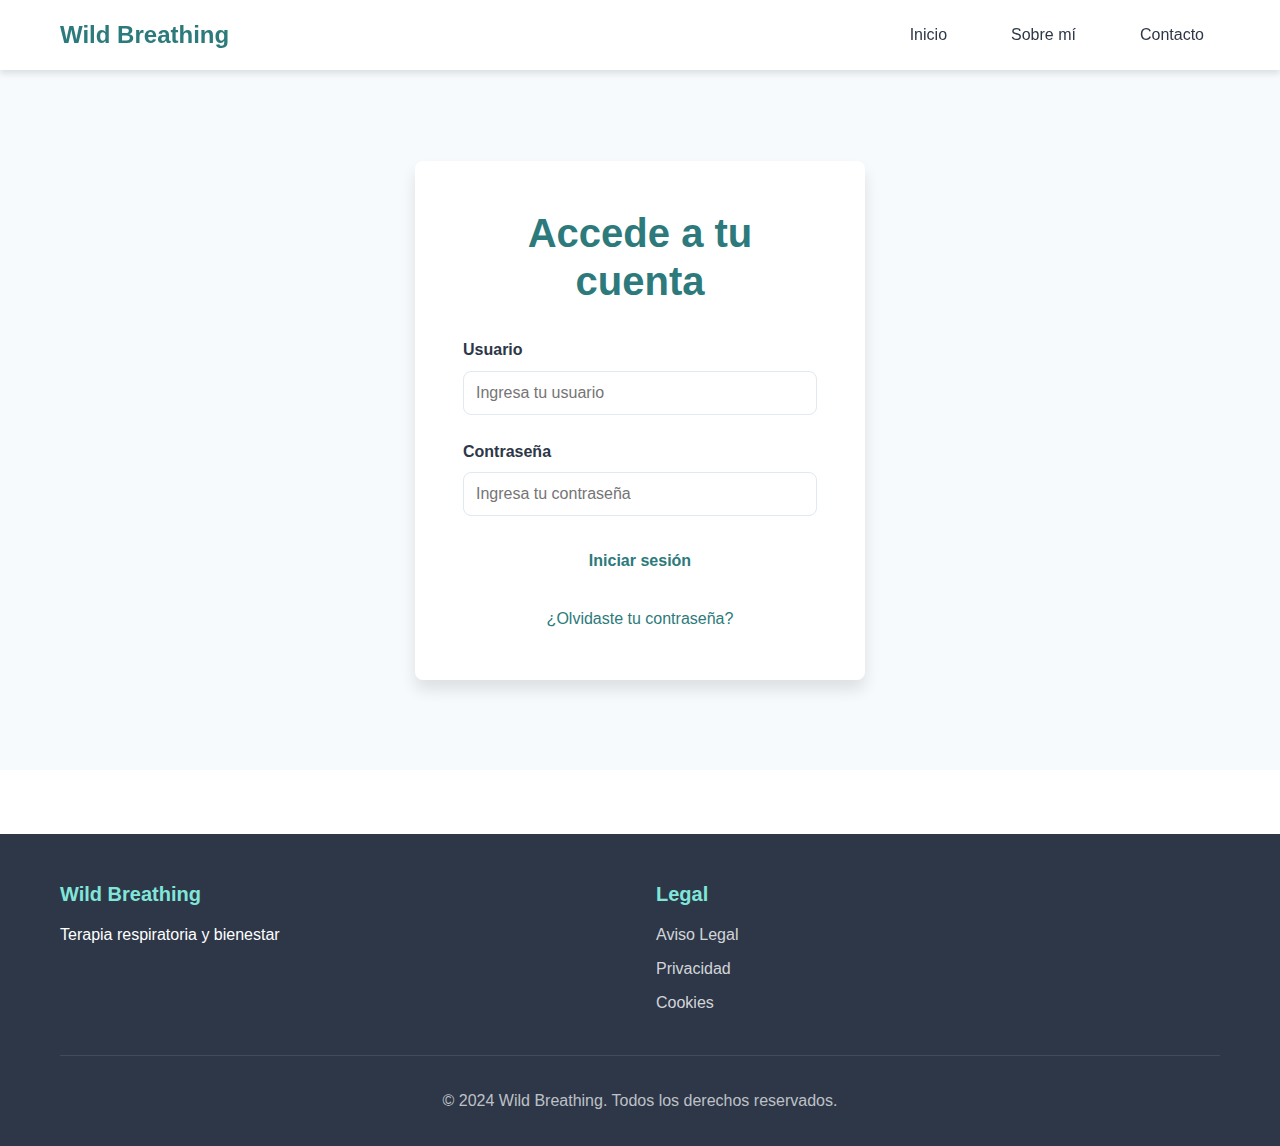
<file: login.html>
<!DOCTYPE html>
<html lang="ca">
<head>
    <meta charset="UTF-8">
    <meta name="viewport" content="width=device-width, initial-scale=1.0">
    <meta name="description" content="Accede a tu panel de usuario de Wild Breathing">
    <title>Login - Wild Breathing</title>
    <link rel="stylesheet" href="css/styles.css">
    <link rel="icon" type="image/x-icon" href="images/favicon.ico">
</head>
<body>
    <header>
        <nav class="navbar">
            <div class="container">
                <div class="logo">
                    <a href="index.html">Wild Breathing</a>
                </div>
                <ul class="nav-menu">
                    <li><a href="index.html">Inicio</a></li>
                    <li><a href="sobre-mi.html">Sobre mí</a></li>
                    <li><a href="contacte.html">Contacto</a></li>
                </ul>
                <div class="hamburger">
                    <span></span>
                    <span></span>
                    <span></span>
                </div>
            </div>
        </nav>
    </header>

    <main class="login-page">
        <div class="container">
            <div class="login-container">
                <h1>Accede a tu cuenta</h1>
                <form id="loginForm" class="login-form">
                    <div class="form-group">
                        <label for="username">Usuario</label>
                        <input type="text" id="username" name="username" required placeholder="Ingresa tu usuario">
                    </div>
                    <div class="form-group">
                        <label for="password">Contraseña</label>
                        <input type="password" id="password" name="password" required placeholder="Ingresa tu contraseña">
                    </div>
                    <div class="form-group">
                        <button type="submit" class="btn btn-primary btn-block">Iniciar sesión</button>
                    </div>
                    <div class="form-links">
                        <a href="reset-password.html">¿Olvidaste tu contraseña?</a>
                    </div>
                </form>
                <div id="loginMessage" class="message"></div>
            </div>
        </div>
    </main>

    <footer>
        <div class="container">
            <div class="footer-content">
                <div class="footer-section">
                    <h4>Wild Breathing</h4>
                    <p>Terapia respiratoria y bienestar</p>
                </div>
                <div class="footer-section">
                    <h4>Legal</h4>
                    <ul>
                        <li><a href="avis-legal.html">Aviso Legal</a></li>
                        <li><a href="privacitat.html">Privacidad</a></li>
                        <li><a href="cookies.html">Cookies</a></li>
                    </ul>
                </div>
            </div>
            <div class="footer-bottom">
                <p>&copy; 2024 Wild Breathing. Todos los derechos reservados.</p>
            </div>
        </div>
    </footer>

    <script src="js/auth.js"></script>
</body>
</html>
</file>
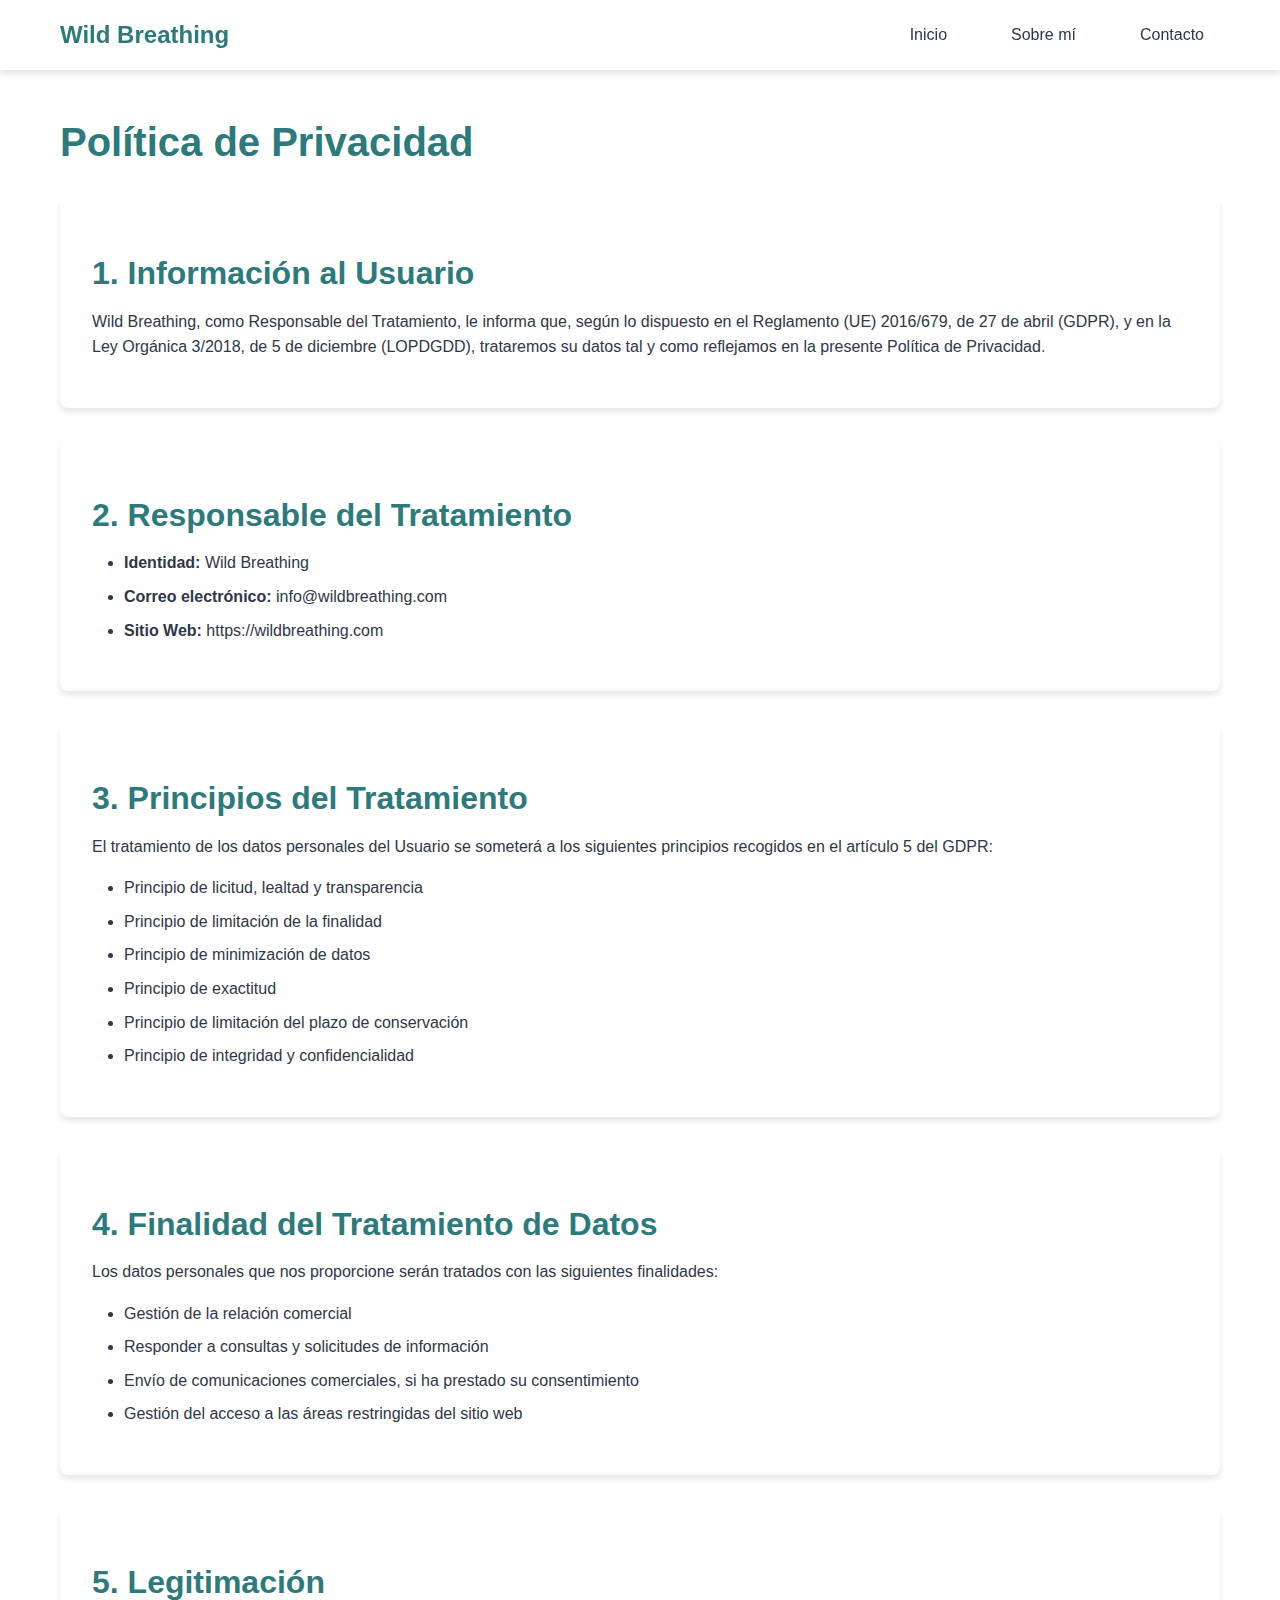
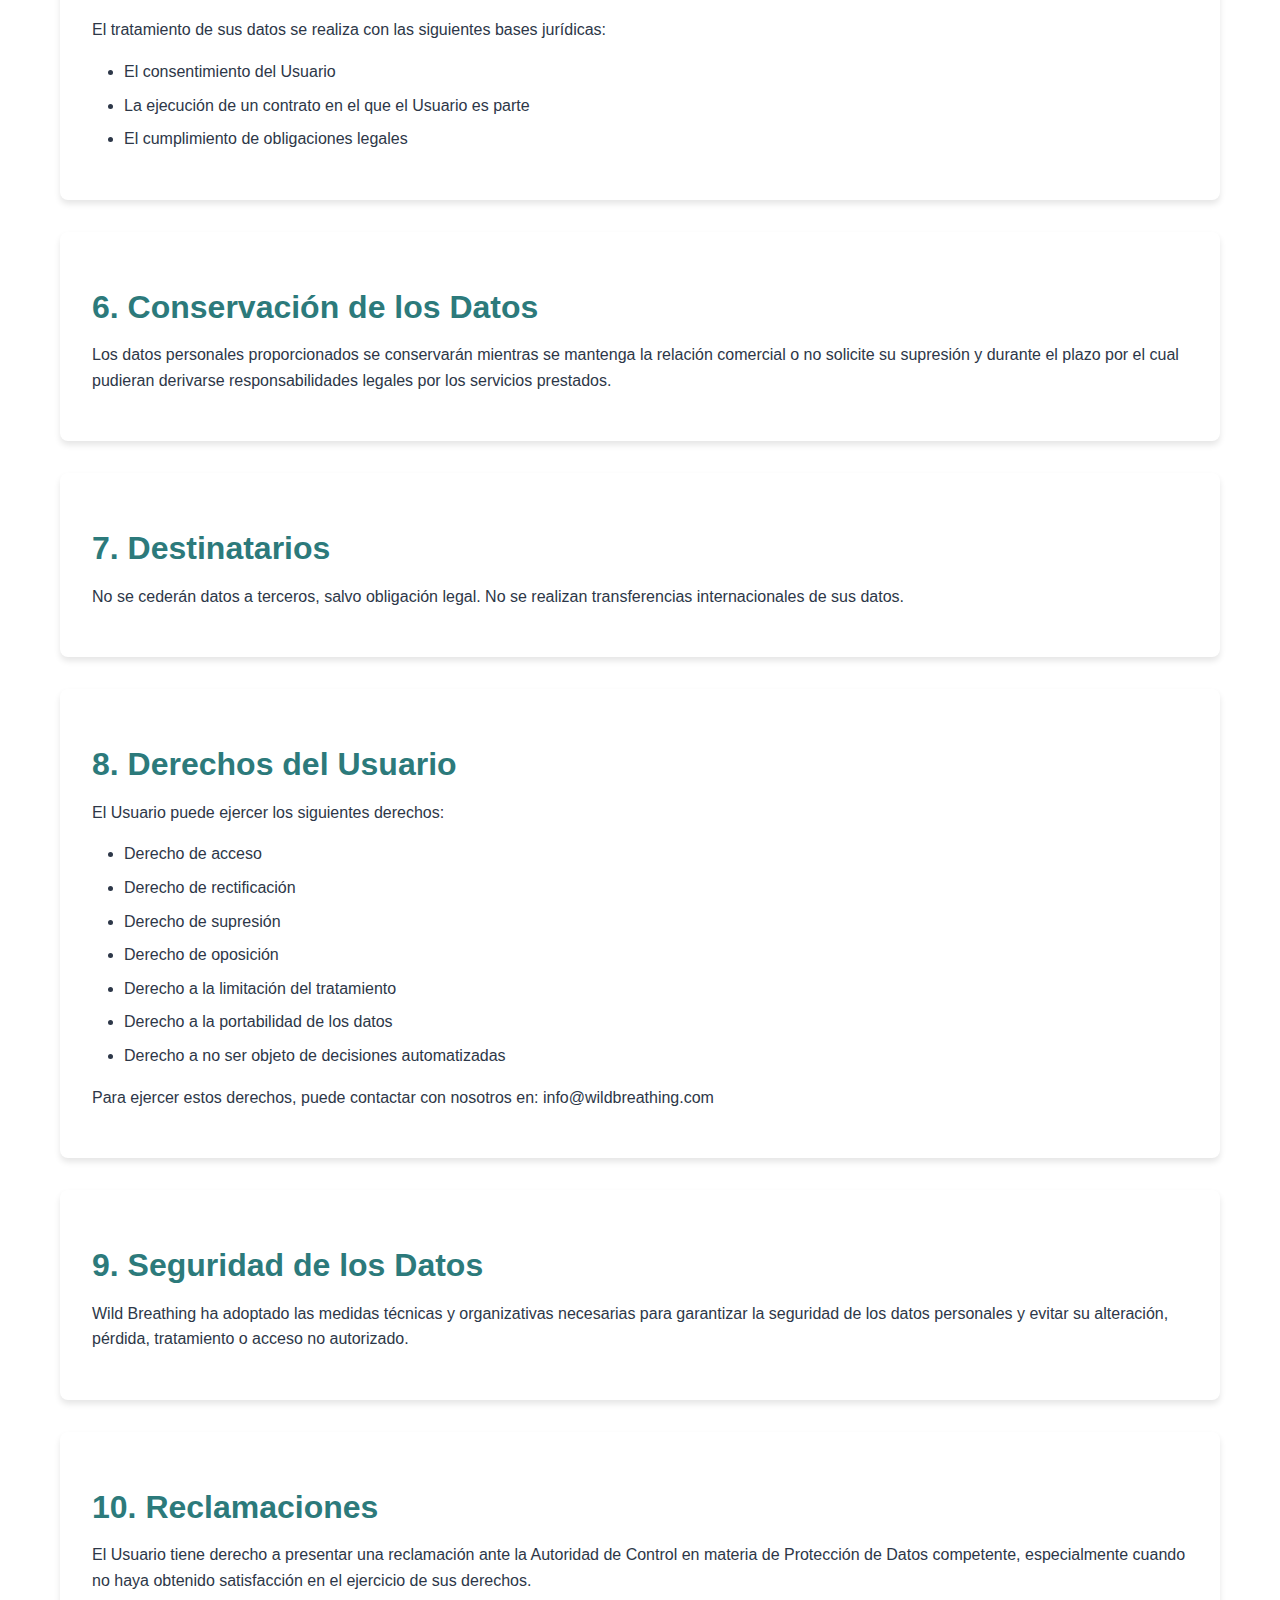
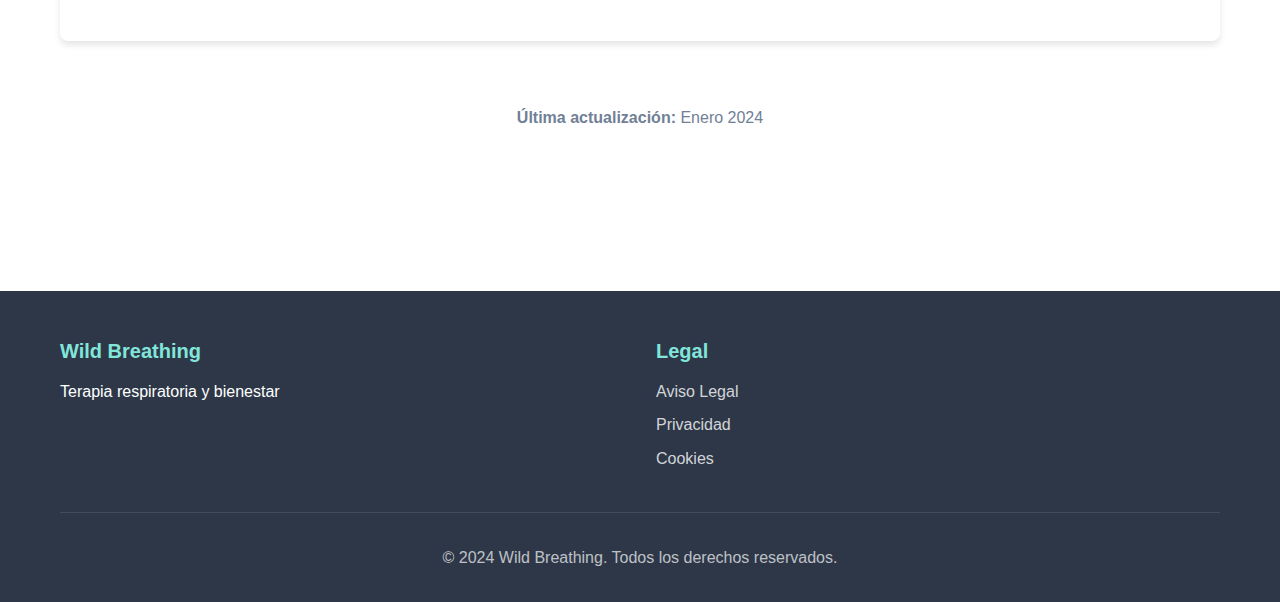
<file: privacitat.html>
<!DOCTYPE html>
<html lang="ca">
<head>
    <meta charset="UTF-8">
    <meta name="viewport" content="width=device-width, initial-scale=1.0">
    <meta name="description" content="Política de Privacidad de Wild Breathing">
    <title>Política de Privacidad - Wild Breathing</title>
    <link rel="stylesheet" href="css/styles.css">
    <link rel="icon" type="image/x-icon" href="images/favicon.ico">
</head>
<body>
    <header>
        <nav class="navbar">
            <div class="container">
                <div class="logo">
                    <a href="index.html">Wild Breathing</a>
                </div>
                <ul class="nav-menu">
                    <li><a href="index.html">Inicio</a></li>
                    <li><a href="sobre-mi.html">Sobre mí</a></li>
                    <li><a href="contacte.html">Contacto</a></li>
                </ul>
                <div class="hamburger">
                    <span></span>
                    <span></span>
                    <span></span>
                </div>
            </div>
        </nav>
    </header>

    <main class="legal-page">
        <div class="container">
            <h1>Política de Privacidad</h1>
            
            <section class="legal-section">
                <h2>1. Información al Usuario</h2>
                <p>Wild Breathing, como Responsable del Tratamiento, le informa que, según lo dispuesto en el Reglamento (UE) 2016/679, de 27 de abril (GDPR), y en la Ley Orgánica 3/2018, de 5 de diciembre (LOPDGDD), trataremos su datos tal y como reflejamos en la presente Política de Privacidad.</p>
            </section>

            <section class="legal-section">
                <h2>2. Responsable del Tratamiento</h2>
                <ul>
                    <li><strong>Identidad:</strong> Wild Breathing</li>
                    <li><strong>Correo electrónico:</strong> info@wildbreathing.com</li>
                    <li><strong>Sitio Web:</strong> https://wildbreathing.com</li>
                </ul>
            </section>

            <section class="legal-section">
                <h2>3. Principios del Tratamiento</h2>
                <p>El tratamiento de los datos personales del Usuario se someterá a los siguientes principios recogidos en el artículo 5 del GDPR:</p>
                <ul>
                    <li>Principio de licitud, lealtad y transparencia</li>
                    <li>Principio de limitación de la finalidad</li>
                    <li>Principio de minimización de datos</li>
                    <li>Principio de exactitud</li>
                    <li>Principio de limitación del plazo de conservación</li>
                    <li>Principio de integridad y confidencialidad</li>
                </ul>
            </section>

            <section class="legal-section">
                <h2>4. Finalidad del Tratamiento de Datos</h2>
                <p>Los datos personales que nos proporcione serán tratados con las siguientes finalidades:</p>
                <ul>
                    <li>Gestión de la relación comercial</li>
                    <li>Responder a consultas y solicitudes de información</li>
                    <li>Envío de comunicaciones comerciales, si ha prestado su consentimiento</li>
                    <li>Gestión del acceso a las áreas restringidas del sitio web</li>
                </ul>
            </section>

            <section class="legal-section">
                <h2>5. Legitimación</h2>
                <p>El tratamiento de sus datos se realiza con las siguientes bases jurídicas:</p>
                <ul>
                    <li>El consentimiento del Usuario</li>
                    <li>La ejecución de un contrato en el que el Usuario es parte</li>
                    <li>El cumplimiento de obligaciones legales</li>
                </ul>
            </section>

            <section class="legal-section">
                <h2>6. Conservación de los Datos</h2>
                <p>Los datos personales proporcionados se conservarán mientras se mantenga la relación comercial o no solicite su supresión y durante el plazo por el cual pudieran derivarse responsabilidades legales por los servicios prestados.</p>
            </section>

            <section class="legal-section">
                <h2>7. Destinatarios</h2>
                <p>No se cederán datos a terceros, salvo obligación legal. No se realizan transferencias internacionales de sus datos.</p>
            </section>

            <section class="legal-section">
                <h2>8. Derechos del Usuario</h2>
                <p>El Usuario puede ejercer los siguientes derechos:</p>
                <ul>
                    <li>Derecho de acceso</li>
                    <li>Derecho de rectificación</li>
                    <li>Derecho de supresión</li>
                    <li>Derecho de oposición</li>
                    <li>Derecho a la limitación del tratamiento</li>
                    <li>Derecho a la portabilidad de los datos</li>
                    <li>Derecho a no ser objeto de decisiones automatizadas</li>
                </ul>
                <p>Para ejercer estos derechos, puede contactar con nosotros en: info@wildbreathing.com</p>
            </section>

            <section class="legal-section">
                <h2>9. Seguridad de los Datos</h2>
                <p>Wild Breathing ha adoptado las medidas técnicas y organizativas necesarias para garantizar la seguridad de los datos personales y evitar su alteración, pérdida, tratamiento o acceso no autorizado.</p>
            </section>

            <section class="legal-section">
                <h2>10. Reclamaciones</h2>
                <p>El Usuario tiene derecho a presentar una reclamación ante la Autoridad de Control en materia de Protección de Datos competente, especialmente cuando no haya obtenido satisfacción en el ejercicio de sus derechos.</p>
            </section>

            <div class="legal-footer">
                <p><strong>Última actualización:</strong> Enero 2024</p>
            </div>
        </div>
    </main>

    <footer>
        <div class="container">
            <div class="footer-content">
                <div class="footer-section">
                    <h4>Wild Breathing</h4>
                    <p>Terapia respiratoria y bienestar</p>
                </div>
                <div class="footer-section">
                    <h4>Legal</h4>
                    <ul>
                        <li><a href="avis-legal.html">Aviso Legal</a></li>
                        <li><a href="privacitat.html">Privacidad</a></li>
                        <li><a href="cookies.html">Cookies</a></li>
                    </ul>
                </div>
            </div>
            <div class="footer-bottom">
                <p>&copy; 2024 Wild Breathing. Todos los derechos reservados.</p>
            </div>
        </div>
    </footer>

    <script src="js/main.js"></script>
</body>
</html>
</file>
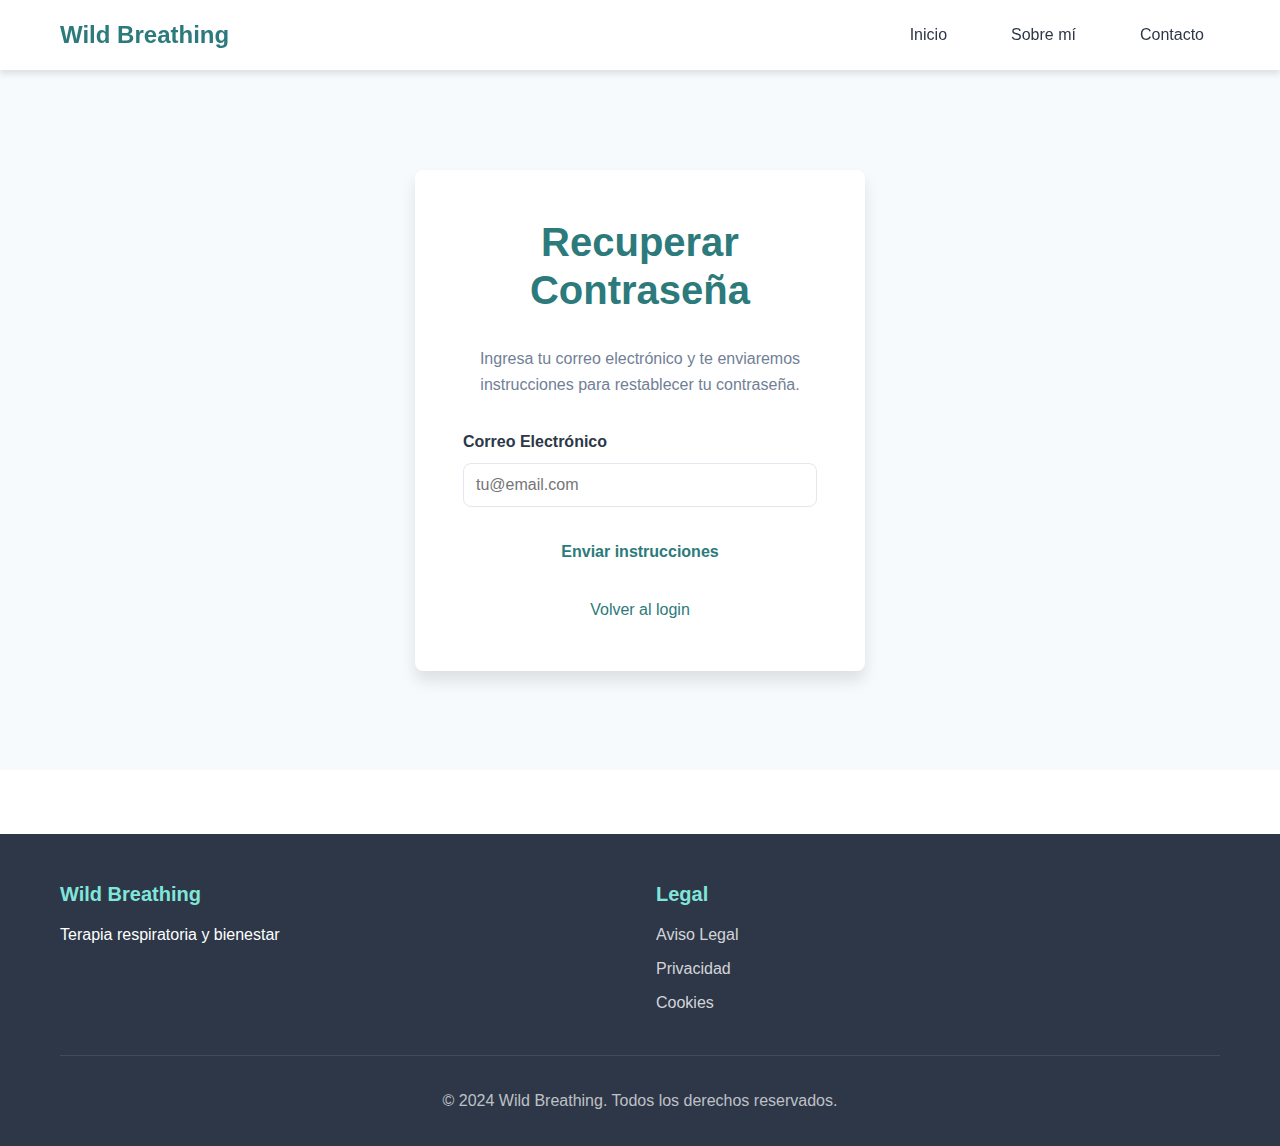
<file: reset-password.html>
<!DOCTYPE html>
<html lang="ca">
<head>
    <meta charset="UTF-8">
    <meta name="viewport" content="width=device-width, initial-scale=1.0">
    <meta name="description" content="Recupera tu contraseña de Wild Breathing">
    <title>Recuperar Contraseña - Wild Breathing</title>
    <link rel="stylesheet" href="css/styles.css">
    <link rel="icon" type="image/x-icon" href="images/favicon.ico">
</head>
<body>
    <header>
        <nav class="navbar">
            <div class="container">
                <div class="logo">
                    <a href="index.html">Wild Breathing</a>
                </div>
                <ul class="nav-menu">
                    <li><a href="index.html">Inicio</a></li>
                    <li><a href="sobre-mi.html">Sobre mí</a></li>
                    <li><a href="contacte.html">Contacto</a></li>
                </ul>
                <div class="hamburger">
                    <span></span>
                    <span></span>
                    <span></span>
                </div>
            </div>
        </nav>
    </header>

    <main class="reset-password-page">
        <div class="container">
            <div class="reset-container">
                <h1>Recuperar Contraseña</h1>
                <p class="reset-description">Ingresa tu correo electrónico y te enviaremos instrucciones para restablecer tu contraseña.</p>
                <form id="resetForm" class="reset-form">
                    <div class="form-group">
                        <label for="email">Correo Electrónico</label>
                        <input type="email" id="email" name="email" required placeholder="tu@email.com">
                    </div>
                    <div class="form-group">
                        <button type="submit" class="btn btn-primary btn-block">Enviar instrucciones</button>
                    </div>
                    <div class="form-links">
                        <a href="login.html">Volver al login</a>
                    </div>
                </form>
                <div id="resetMessage" class="message"></div>
            </div>
        </div>
    </main>

    <footer>
        <div class="container">
            <div class="footer-content">
                <div class="footer-section">
                    <h4>Wild Breathing</h4>
                    <p>Terapia respiratoria y bienestar</p>
                </div>
                <div class="footer-section">
                    <h4>Legal</h4>
                    <ul>
                        <li><a href="avis-legal.html">Aviso Legal</a></li>
                        <li><a href="privacitat.html">Privacidad</a></li>
                        <li><a href="cookies.html">Cookies</a></li>
                    </ul>
                </div>
            </div>
            <div class="footer-bottom">
                <p>&copy; 2024 Wild Breathing. Todos los derechos reservados.</p>
            </div>
        </div>
    </footer>

    <script src="js/reset.js"></script>
</body>
</html>
</file>
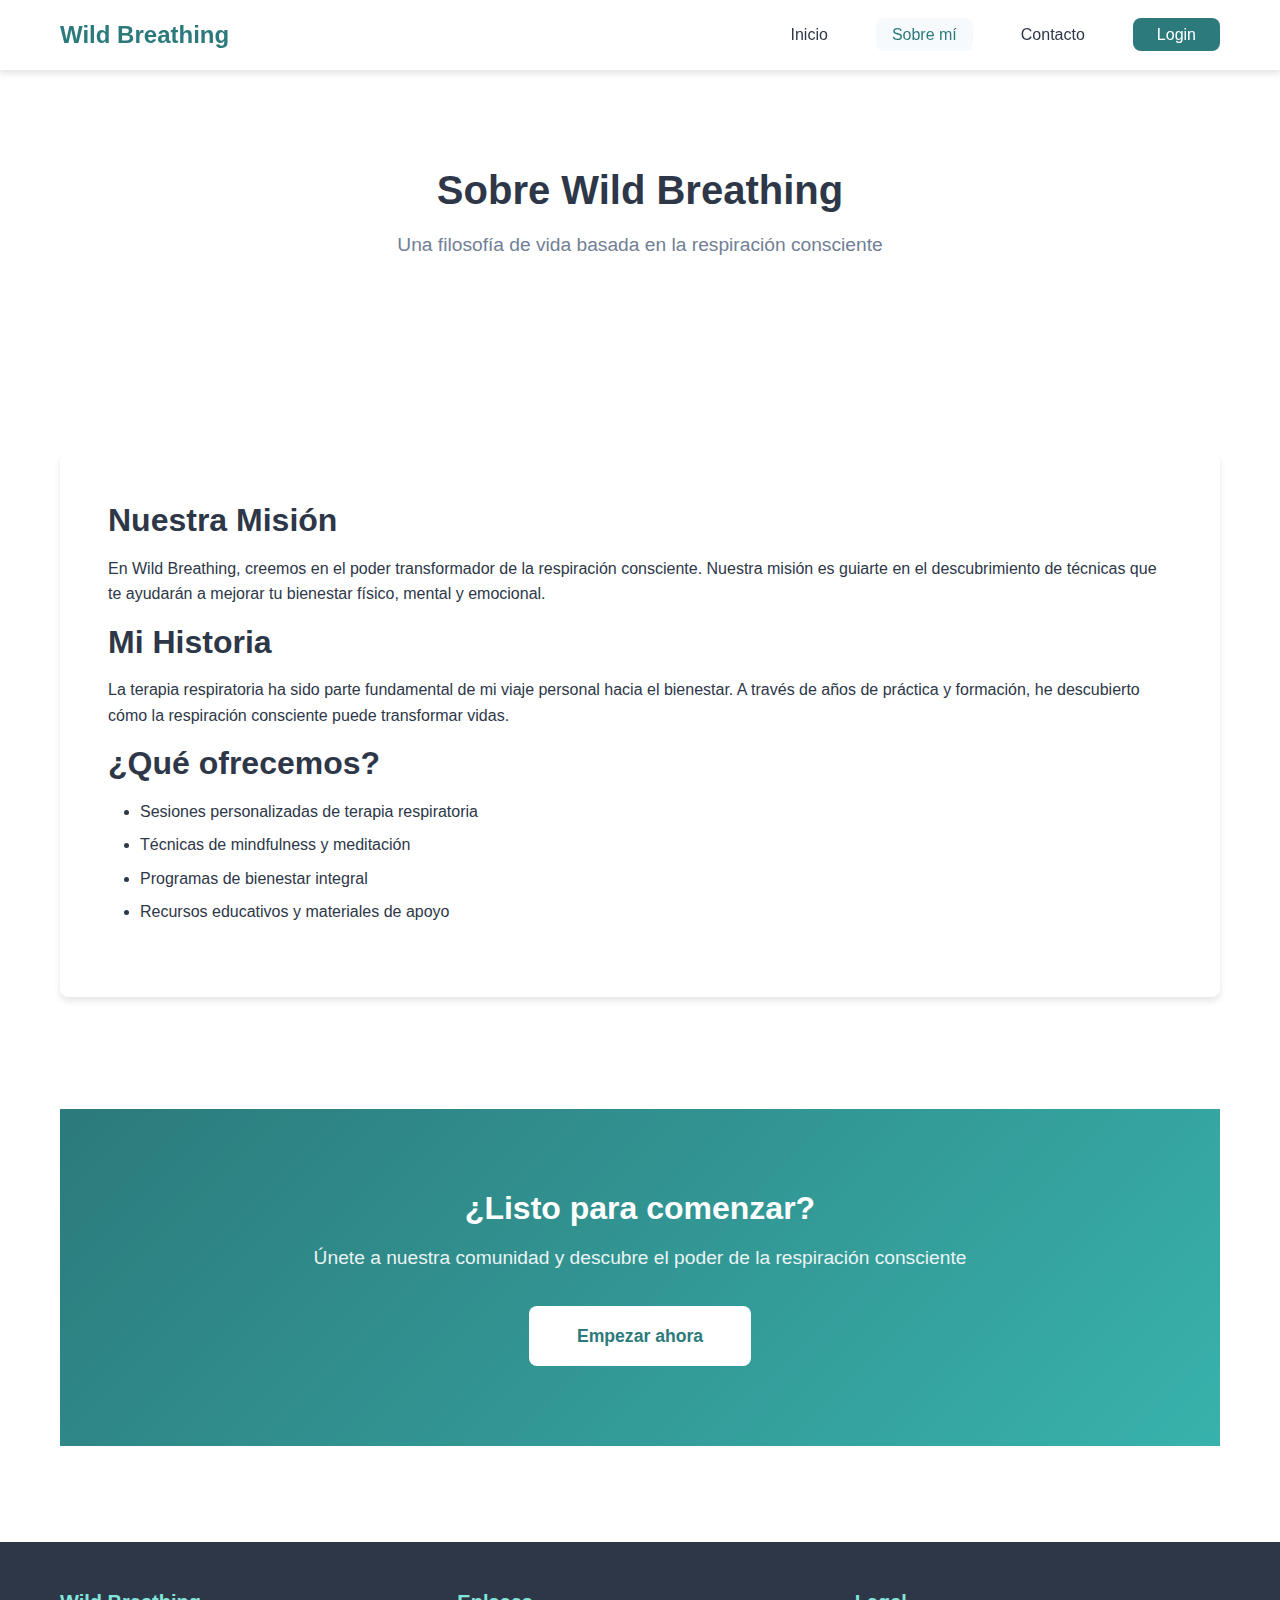
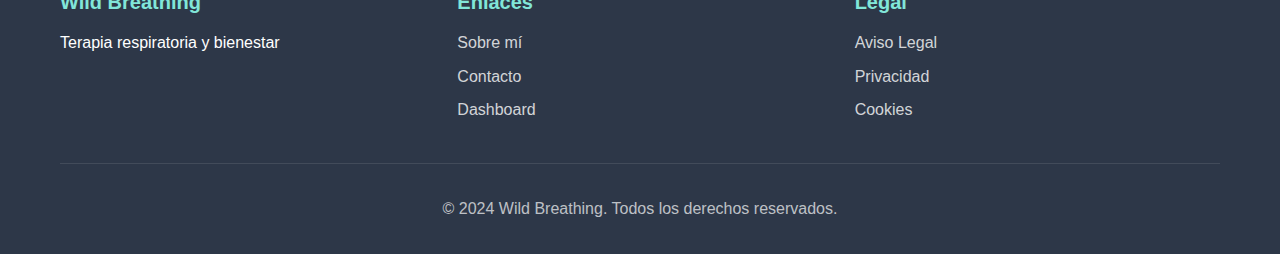
<file: sobre-mi.html>
<!DOCTYPE html>
<html lang="ca">
<head>
    <meta charset="UTF-8">
    <meta name="viewport" content="width=device-width, initial-scale=1.0">
    <meta name="description" content="Conoce más sobre Wild Breathing y su filosofía">
    <title>Sobre mí - Wild Breathing</title>
    <link rel="stylesheet" href="css/styles.css">
    <link rel="icon" type="image/x-icon" href="images/favicon.ico">
</head>
<body>
    <header>
        <nav class="navbar">
            <div class="container">
                <div class="logo">
                    <a href="index.html">Wild Breathing</a>
                </div>
                <ul class="nav-menu">
                    <li><a href="index.html">Inicio</a></li>
                    <li><a href="sobre-mi.html" class="active">Sobre mí</a></li>
                    <li><a href="contacte.html">Contacto</a></li>
                    <li><a href="login.html" class="btn-login">Login</a></li>
                </ul>
                <div class="hamburger">
                    <span></span>
                    <span></span>
                    <span></span>
                </div>
            </div>
        </nav>
    </header>

    <main class="sobre-mi-page">
        <div class="container">
            <section class="about-hero">
                <h1>Sobre Wild Breathing</h1>
                <p class="subtitle">Una filosofía de vida basada en la respiración consciente</p>
            </section>

            <section class="about-content">
                <div class="about-grid">
                    <div class="about-text">
                        <h2>Nuestra Misión</h2>
                        <p>En Wild Breathing, creemos en el poder transformador de la respiración consciente. Nuestra misión es guiarte en el descubrimiento de técnicas que te ayudarán a mejorar tu bienestar físico, mental y emocional.</p>
                        
                        <h2>Mi Historia</h2>
                        <p>La terapia respiratoria ha sido parte fundamental de mi viaje personal hacia el bienestar. A través de años de práctica y formación, he descubierto cómo la respiración consciente puede transformar vidas.</p>
                        
                        <h2>¿Qué ofrecemos?</h2>
                        <ul>
                            <li>Sesiones personalizadas de terapia respiratoria</li>
                            <li>Técnicas de mindfulness y meditación</li>
                            <li>Programas de bienestar integral</li>
                            <li>Recursos educativos y materiales de apoyo</li>
                        </ul>
                    </div>
                </div>
            </section>

            <section class="cta-section">
                <h2>¿Listo para comenzar?</h2>
                <p>Únete a nuestra comunidad y descubre el poder de la respiración consciente</p>
                <a href="captacion.html" class="btn btn-primary btn-large">Empezar ahora</a>
            </section>
        </div>
    </main>

    <footer>
        <div class="container">
            <div class="footer-content">
                <div class="footer-section">
                    <h4>Wild Breathing</h4>
                    <p>Terapia respiratoria y bienestar</p>
                </div>
                <div class="footer-section">
                    <h4>Enlaces</h4>
                    <ul>
                        <li><a href="sobre-mi.html">Sobre mí</a></li>
                        <li><a href="contacte.html">Contacto</a></li>
                        <li><a href="login.html">Dashboard</a></li>
                    </ul>
                </div>
                <div class="footer-section">
                    <h4>Legal</h4>
                    <ul>
                        <li><a href="avis-legal.html">Aviso Legal</a></li>
                        <li><a href="privacitat.html">Privacidad</a></li>
                        <li><a href="cookies.html">Cookies</a></li>
                    </ul>
                </div>
            </div>
            <div class="footer-bottom">
                <p>&copy; 2024 Wild Breathing. Todos los derechos reservados.</p>
            </div>
        </div>
    </footer>

    <script src="js/main.js"></script>
</body>
</html>
</file>
<file: css/styles.css>
/* === VARIABLES CSS === */
:root {
    --primary-color: #2c7a7b;
    --primary-dark: #234e52;
    --secondary-color: #38b2ac;
    --accent-color: #81e6d9;
    --text-color: #2d3748;
    --text-light: #718096;
    --bg-color: #ffffff;
    --bg-light: #f7fafc;
    --bg-gray: #edf2f7;
    --border-color: #e2e8f0;
    --error-color: #f56565;
    --success-color: #48bb78;
    --shadow: 0 4px 6px rgba(0, 0, 0, 0.1);
    --shadow-lg: 0 10px 15px rgba(0, 0, 0, 0.1);
    --border-radius: 8px;
    --transition: all 0.3s ease;
}

/* === RESET === */
* {
    margin: 0;
    padding: 0;
    box-sizing: border-box;
}

html {
    scroll-behavior: smooth;
}

body {
    font-family: -apple-system, BlinkMacSystemFont, 'Segoe UI', 'Roboto', 'Oxygen', 'Ubuntu', 'Cantarell', sans-serif;
    line-height: 1.6;
    color: var(--text-color);
    background-color: var(--bg-color);
}

/* === TYPOGRAPHY === */
h1, h2, h3, h4, h5, h6 {
    line-height: 1.2;
    margin-bottom: 1rem;
    color: var(--text-color);
}

h1 { font-size: 2.5rem; }
h2 { font-size: 2rem; }
h3 { font-size: 1.5rem; }
h4 { font-size: 1.25rem; }

p {
    margin-bottom: 1rem;
}

a {
    color: var(--primary-color);
    text-decoration: none;
    transition: var(--transition);
}

a:hover {
    color: var(--primary-dark);
}

/* === CONTAINER === */
.container {
    max-width: 1200px;
    margin: 0 auto;
    padding: 0 20px;
}

/* === NAVBAR === */
.navbar {
    background-color: var(--bg-color);
    box-shadow: var(--shadow);
    position: sticky;
    top: 0;
    z-index: 1000;
    padding: 1rem 0;
}

.navbar .container {
    display: flex;
    justify-content: space-between;
    align-items: center;
}

.logo a {
    font-size: 1.5rem;
    font-weight: bold;
    color: var(--primary-color);
}

.nav-menu {
    display: flex;
    list-style: none;
    gap: 2rem;
    align-items: center;
}

.nav-menu a {
    color: var(--text-color);
    font-weight: 500;
    padding: 0.5rem 1rem;
    border-radius: var(--border-radius);
    transition: var(--transition);
}

.nav-menu a:hover,
.nav-menu a.active {
    background-color: var(--bg-light);
    color: var(--primary-color);
}

.btn-login {
    background-color: var(--primary-color);
    color: white !important;
    padding: 0.5rem 1.5rem !important;
}

.btn-login:hover {
    background-color: var(--primary-dark) !important;
}

.btn-logout {
    background-color: var(--error-color);
    color: white !important;
    padding: 0.5rem 1.5rem !important;
}

.btn-logout:hover {
    background-color: #e53e3e !important;
}

.hamburger {
    display: none;
    flex-direction: column;
    cursor: pointer;
}

.hamburger span {
    width: 25px;
    height: 3px;
    background-color: var(--text-color);
    margin: 3px 0;
    transition: var(--transition);
}

/* === HERO === */
.hero {
    background: linear-gradient(135deg, var(--primary-color) 0%, var(--secondary-color) 100%);
    color: white;
    padding: 6rem 0;
    text-align: center;
}

.hero h1 {
    color: white;
    font-size: 3rem;
    margin-bottom: 1rem;
}

.hero-subtitle {
    font-size: 1.25rem;
    margin-bottom: 2rem;
    opacity: 0.9;
}

.hero-cta {
    display: flex;
    gap: 1rem;
    justify-content: center;
    flex-wrap: wrap;
}

/* === BUTTONS === */
.btn {
    display: inline-block;
    padding: 0.75rem 2rem;
    border-radius: var(--border-radius);
    font-weight: 600;
    text-align: center;
    cursor: pointer;
    transition: var(--transition);
    border: none;
    font-size: 1rem;
}

.btn-primary {
    background-color: white;
    color: var(--primary-color);
}

.btn-primary:hover {
    background-color: var(--bg-light);
    transform: translateY(-2px);
    box-shadow: var(--shadow-lg);
}

.btn-secondary {
    background-color: transparent;
    color: white;
    border: 2px solid white;
}

.btn-secondary:hover {
    background-color: white;
    color: var(--primary-color);
}

.btn-block {
    width: 100%;
}

.btn-large {
    padding: 1rem 3rem;
    font-size: 1.1rem;
}

/* === SECTIONS === */
section {
    padding: 4rem 0;
}

.features {
    background-color: var(--bg-light);
}

.features h2 {
    text-align: center;
    margin-bottom: 3rem;
}

.features-grid {
    display: grid;
    grid-template-columns: repeat(auto-fit, minmax(300px, 1fr));
    gap: 2rem;
}

.feature-card {
    background-color: white;
    padding: 2rem;
    border-radius: var(--border-radius);
    box-shadow: var(--shadow);
    text-align: center;
    transition: var(--transition);
}

.feature-card:hover {
    transform: translateY(-5px);
    box-shadow: var(--shadow-lg);
}

.feature-icon {
    font-size: 3rem;
    margin-bottom: 1rem;
}

/* === CTA SECTION === */
.cta-section {
    background: linear-gradient(135deg, var(--primary-color) 0%, var(--secondary-color) 100%);
    color: white;
    text-align: center;
    padding: 5rem 0;
}

.cta-section h2 {
    color: white;
    margin-bottom: 1rem;
}

.cta-section p {
    font-size: 1.2rem;
    margin-bottom: 2rem;
    opacity: 0.9;
}

/* === FORMS === */
.form-group {
    margin-bottom: 1.5rem;
}

.form-group label {
    display: block;
    margin-bottom: 0.5rem;
    font-weight: 600;
    color: var(--text-color);
}

.form-group input,
.form-group textarea,
.form-group select {
    width: 100%;
    padding: 0.75rem;
    border: 1px solid var(--border-color);
    border-radius: var(--border-radius);
    font-size: 1rem;
    font-family: inherit;
    transition: var(--transition);
}

.form-group input:focus,
.form-group textarea:focus,
.form-group select:focus {
    outline: none;
    border-color: var(--primary-color);
    box-shadow: 0 0 0 3px rgba(44, 122, 123, 0.1);
}

.form-links {
    text-align: center;
    margin-top: 1rem;
}

.message {
    padding: 1rem;
    border-radius: var(--border-radius);
    margin-top: 1rem;
    display: none;
}

.message.success {
    background-color: #c6f6d5;
    color: #22543d;
    border: 1px solid #9ae6b4;
}

.message.error {
    background-color: #fed7d7;
    color: #742a2a;
    border: 1px solid #fc8181;
}

.message.show {
    display: block;
}

/* === LOGIN PAGE === */
.login-page,
.reset-password-page {
    min-height: calc(100vh - 200px);
    display: flex;
    align-items: center;
    background-color: var(--bg-light);
    padding: 2rem 0;
}

.login-container,
.reset-container {
    max-width: 450px;
    margin: 0 auto;
    background-color: white;
    padding: 3rem;
    border-radius: var(--border-radius);
    box-shadow: var(--shadow-lg);
}

.login-container h1,
.reset-container h1 {
    text-align: center;
    margin-bottom: 2rem;
    color: var(--primary-color);
}

.reset-description {
    text-align: center;
    color: var(--text-light);
    margin-bottom: 2rem;
}

/* === DASHBOARD === */
.dashboard-page {
    min-height: calc(100vh - 200px);
    background-color: var(--bg-light);
    padding: 2rem 0;
}

.dashboard-header {
    text-align: center;
    margin-bottom: 3rem;
}

.dashboard-header h1 {
    color: var(--primary-color);
}

.dashboard-grid {
    display: grid;
    grid-template-columns: repeat(auto-fit, minmax(280px, 1fr));
    gap: 2rem;
    margin-bottom: 3rem;
}

.dashboard-card {
    background-color: white;
    padding: 2rem;
    border-radius: var(--border-radius);
    box-shadow: var(--shadow);
    text-align: center;
    transition: var(--transition);
}

.dashboard-card:hover {
    transform: translateY(-3px);
    box-shadow: var(--shadow-lg);
}

.card-icon {
    font-size: 3rem;
    margin-bottom: 1rem;
}

.dashboard-section {
    background-color: white;
    padding: 2rem;
    border-radius: var(--border-radius);
    box-shadow: var(--shadow);
    margin-bottom: 2rem;
}

.empty-state {
    text-align: center;
    color: var(--text-light);
    padding: 2rem;
}

/* === CONTACT PAGE === */
.contacte-page,
.captacion-page {
    min-height: calc(100vh - 200px);
    padding: 2rem 0;
}

.contact-hero,
.captacion-hero,
.about-hero {
    text-align: center;
    margin-bottom: 3rem;
}

.subtitle {
    font-size: 1.2rem;
    color: var(--text-light);
}

.contact-grid,
.captacion-content {
    display: grid;
    grid-template-columns: repeat(auto-fit, minmax(300px, 1fr));
    gap: 3rem;
    margin-top: 2rem;
}

.contact-form-container,
.captacion-form-container {
    background-color: white;
    padding: 2rem;
    border-radius: var(--border-radius);
    box-shadow: var(--shadow);
}

.contact-info,
.captacion-benefits {
    background-color: var(--bg-light);
    padding: 2rem;
    border-radius: var(--border-radius);
}

.info-item {
    margin-bottom: 2rem;
}

.info-item h3 {
    color: var(--primary-color);
    margin-bottom: 0.5rem;
}

.benefits-list {
    list-style: none;
}

.benefits-list li {
    padding: 0.5rem 0;
    font-size: 1.1rem;
}

/* === ABOUT PAGE === */
.sobre-mi-page {
    min-height: calc(100vh - 200px);
    padding: 2rem 0;
}

.about-content {
    margin: 3rem 0;
}

.about-text {
    background-color: white;
    padding: 3rem;
    border-radius: var(--border-radius);
    box-shadow: var(--shadow);
}

.about-text ul {
    margin-left: 2rem;
    margin-bottom: 1.5rem;
}

.about-text li {
    margin-bottom: 0.5rem;
}

/* === THANK YOU PAGE === */
.gracies-page {
    min-height: calc(100vh - 200px);
    display: flex;
    align-items: center;
    background-color: var(--bg-light);
}

.thank-you-content {
    text-align: center;
    background-color: white;
    padding: 4rem 2rem;
    border-radius: var(--border-radius);
    box-shadow: var(--shadow-lg);
    max-width: 600px;
    margin: 0 auto;
}

.thank-you-icon {
    font-size: 5rem;
    color: var(--success-color);
    margin-bottom: 1rem;
}

.thank-you-actions {
    display: flex;
    gap: 1rem;
    justify-content: center;
    flex-wrap: wrap;
    margin-top: 2rem;
}

/* === LEGAL PAGES === */
.legal-page {
    min-height: calc(100vh - 200px);
    padding: 3rem 0;
}

.legal-page h1 {
    color: var(--primary-color);
    margin-bottom: 2rem;
}

.legal-section {
    background-color: white;
    padding: 2rem;
    margin-bottom: 2rem;
    border-radius: var(--border-radius);
    box-shadow: var(--shadow);
}

.legal-section h2 {
    color: var(--primary-color);
    margin-top: 1.5rem;
    margin-bottom: 1rem;
}

.legal-section h3 {
    color: var(--text-color);
    margin-top: 1rem;
    margin-bottom: 0.5rem;
}

.legal-section ul {
    margin-left: 2rem;
    margin-bottom: 1rem;
}

.legal-section li {
    margin-bottom: 0.5rem;
}

.legal-footer {
    text-align: center;
    padding: 2rem;
    color: var(--text-light);
}

/* === FOOTER === */
footer {
    background-color: var(--text-color);
    color: white;
    padding: 3rem 0 1rem;
    margin-top: 4rem;
}

.footer-content {
    display: grid;
    grid-template-columns: repeat(auto-fit, minmax(250px, 1fr));
    gap: 2rem;
    margin-bottom: 2rem;
}

.footer-section h4 {
    color: var(--accent-color);
    margin-bottom: 1rem;
}

.footer-section ul {
    list-style: none;
}

.footer-section ul li {
    margin-bottom: 0.5rem;
}

.footer-section a {
    color: rgba(255, 255, 255, 0.8);
}

.footer-section a:hover {
    color: white;
}

.footer-bottom {
    text-align: center;
    padding-top: 2rem;
    border-top: 1px solid rgba(255, 255, 255, 0.1);
    color: rgba(255, 255, 255, 0.7);
}

/* === RESPONSIVE === */
@media (max-width: 768px) {
    .hamburger {
        display: flex;
    }

    .nav-menu {
        position: fixed;
        left: -100%;
        top: 70px;
        flex-direction: column;
        background-color: white;
        width: 100%;
        text-align: center;
        transition: 0.3s;
        box-shadow: var(--shadow-lg);
        padding: 2rem 0;
    }

    .nav-menu.active {
        left: 0;
    }

    .hero h1 {
        font-size: 2rem;
    }

    h1 { font-size: 2rem; }
    h2 { font-size: 1.75rem; }
    h3 { font-size: 1.25rem; }

    .features-grid,
    .dashboard-grid {
        grid-template-columns: 1fr;
    }

    .contact-grid,
    .captacion-content {
        grid-template-columns: 1fr;
    }

    .thank-you-actions {
        flex-direction: column;
    }

    .thank-you-actions .btn {
        width: 100%;
    }
}

@media (max-width: 480px) {
    .container {
        padding: 0 15px;
    }

    .login-container,
    .reset-container {
        padding: 2rem 1.5rem;
    }

    .btn {
        padding: 0.6rem 1.5rem;
    }
}
</file>
